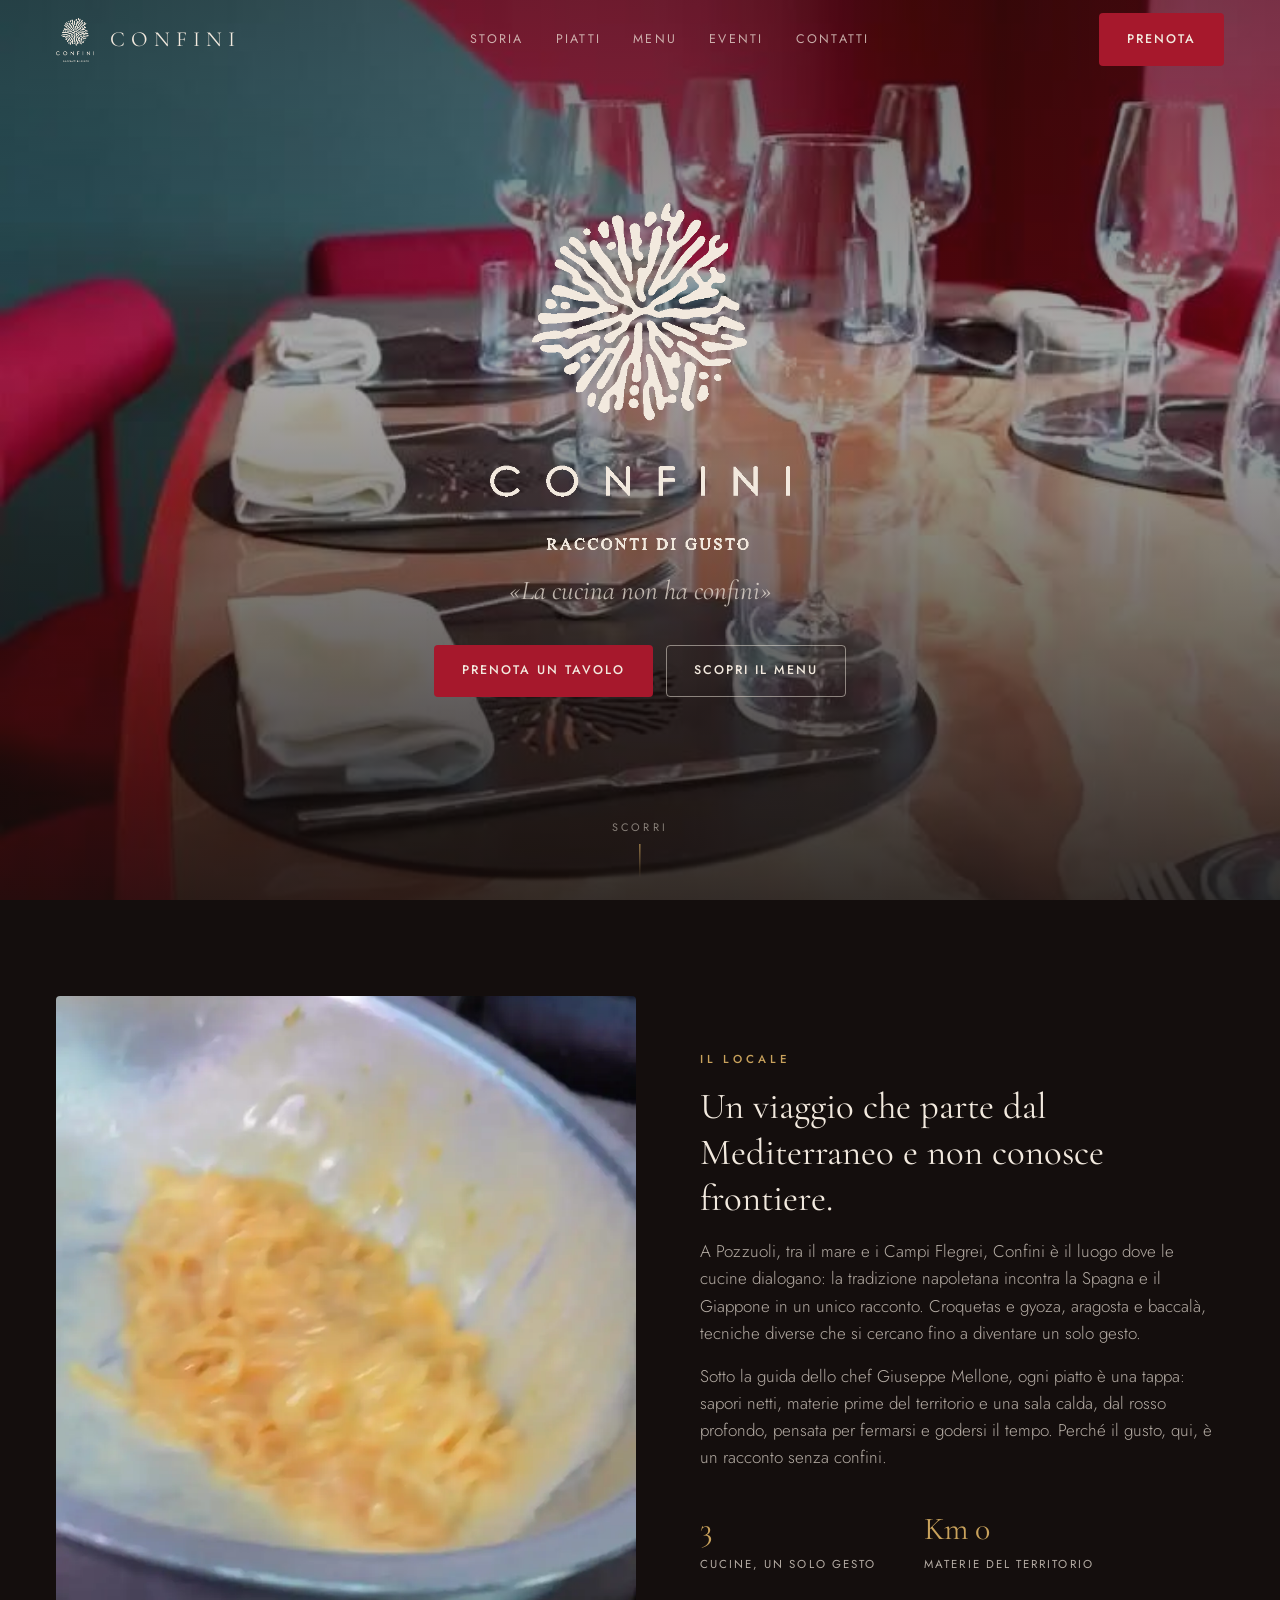
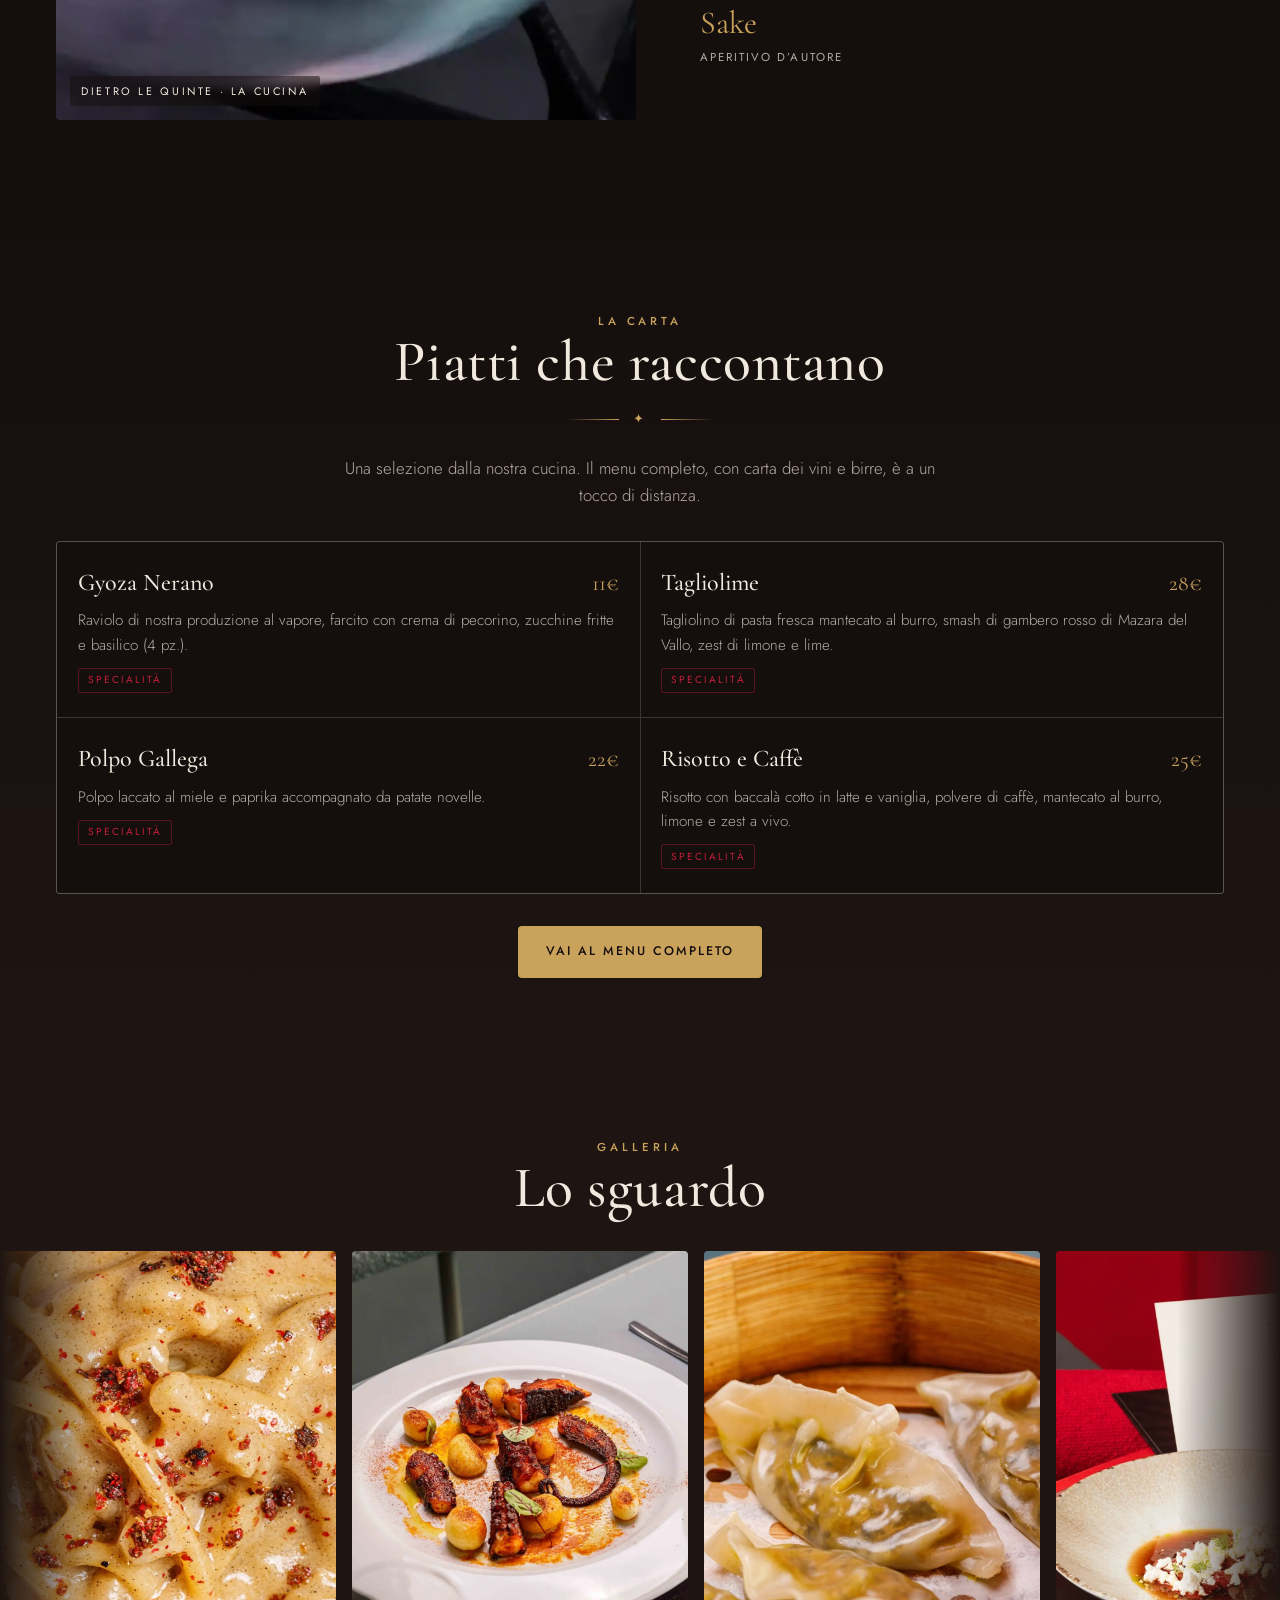
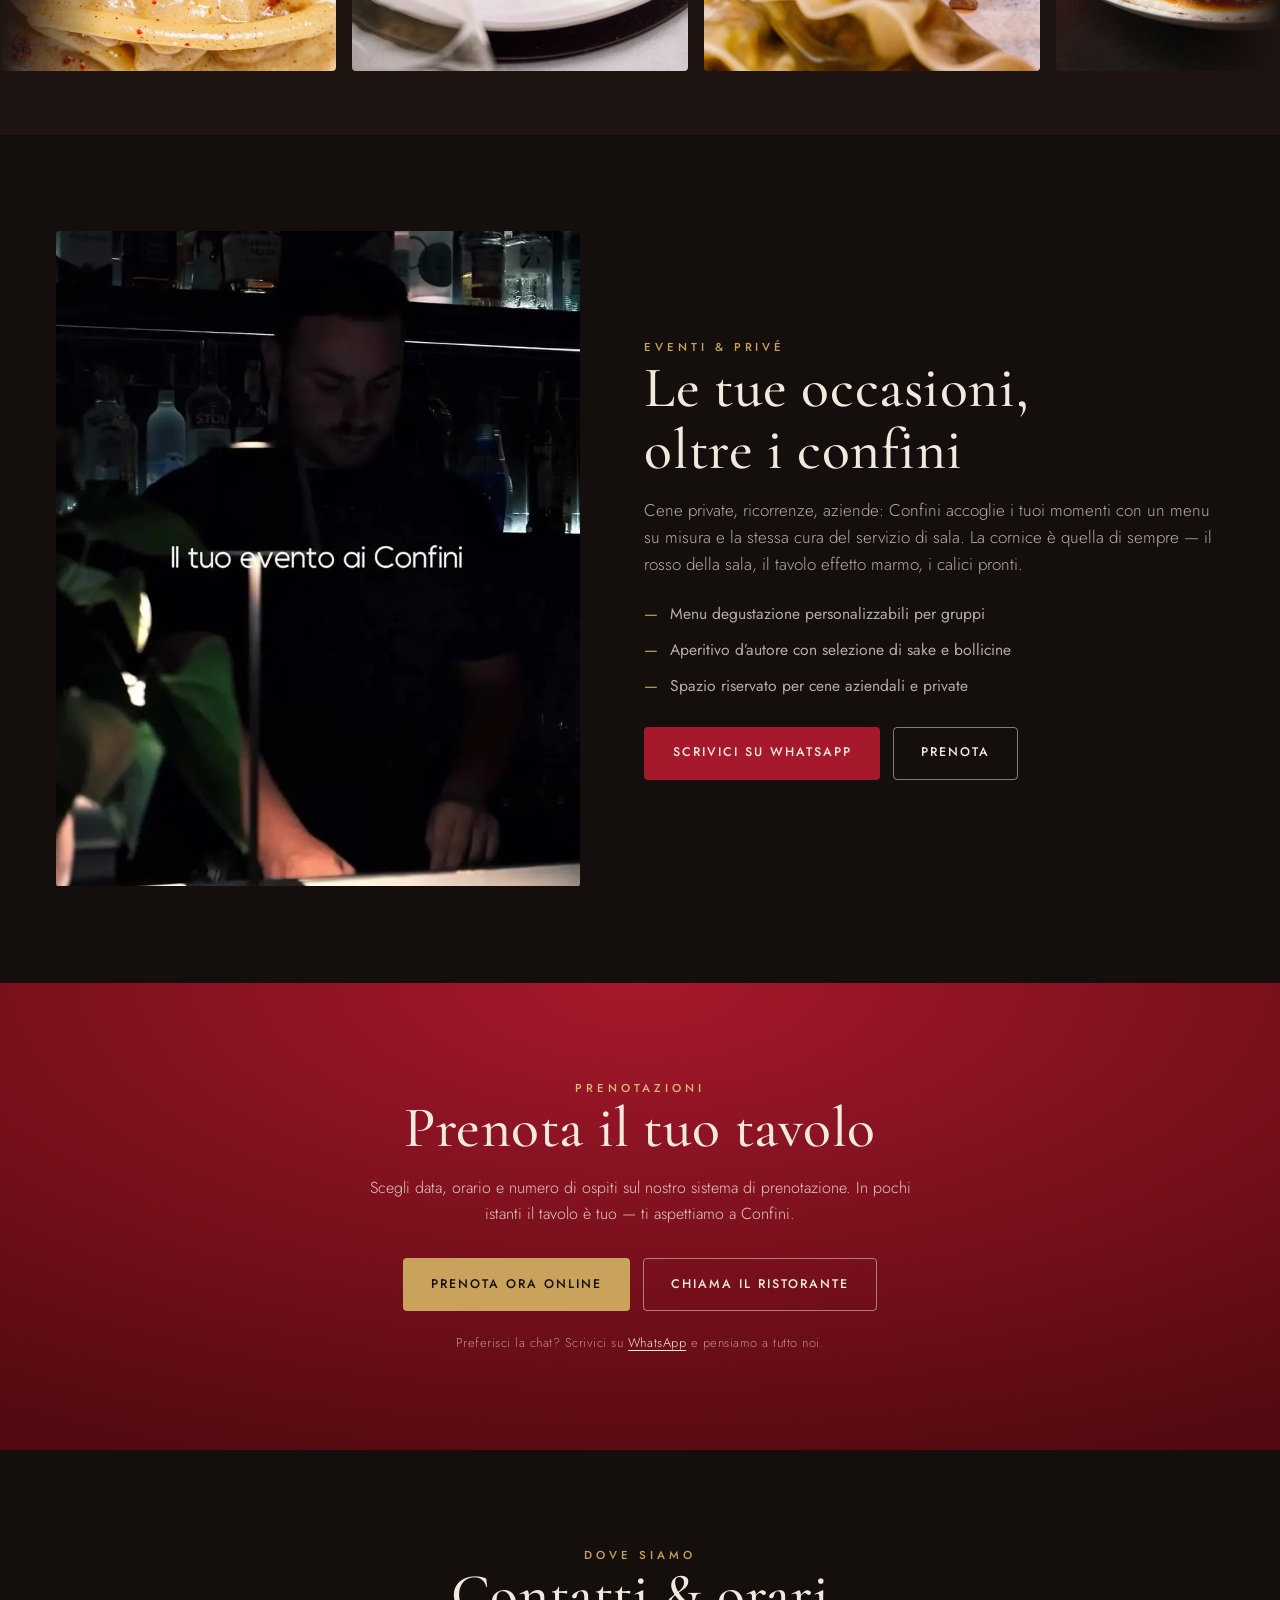
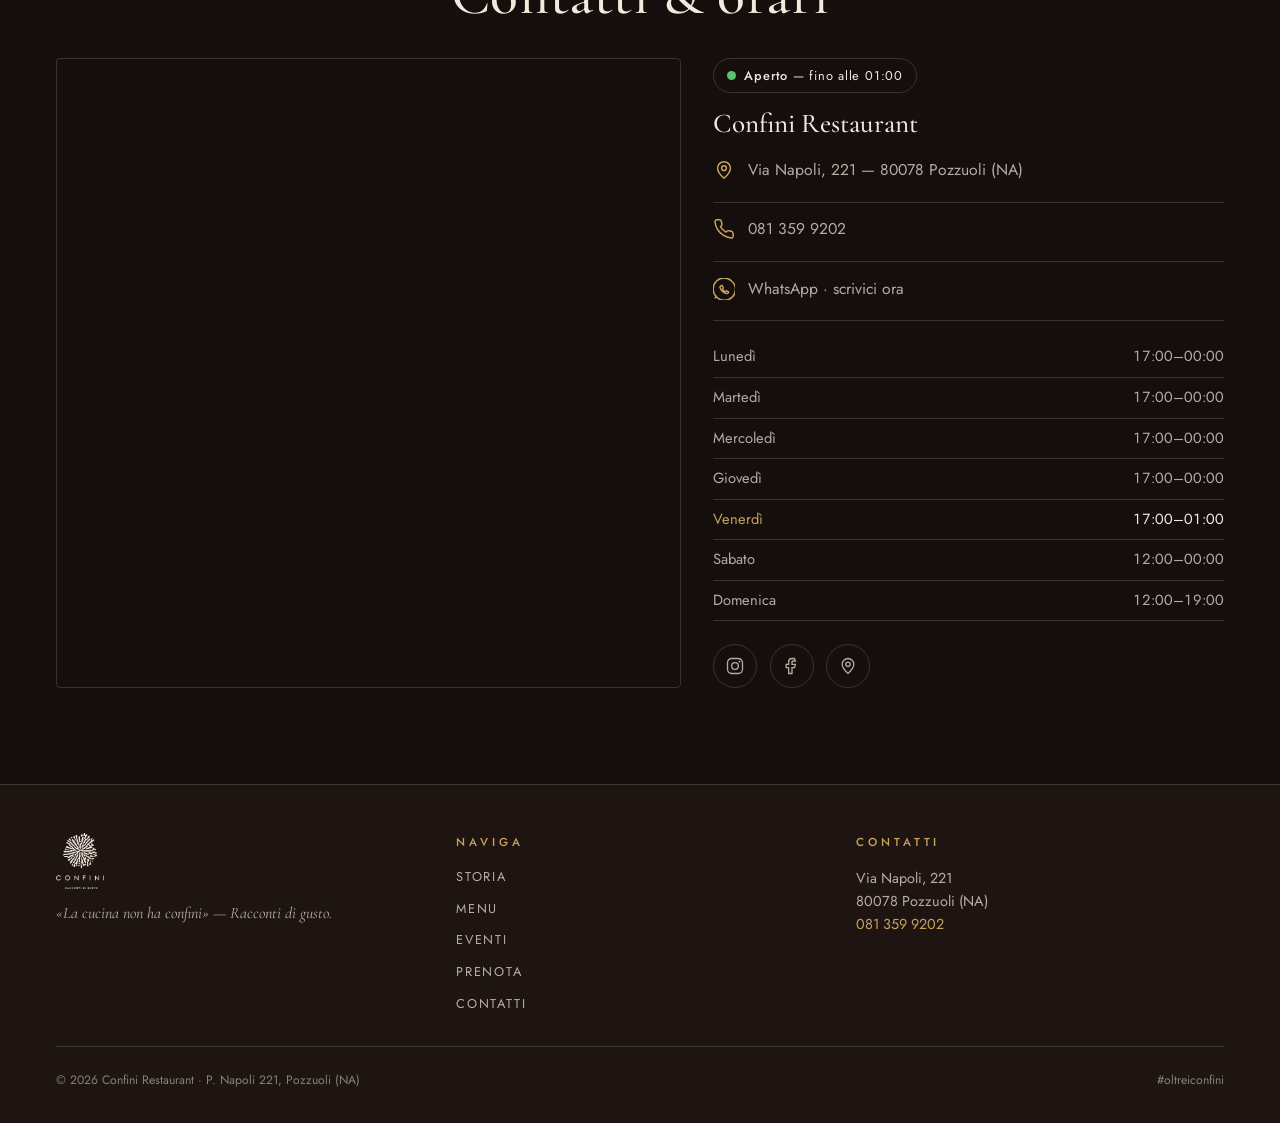
<file: index.html>
<!DOCTYPE html>
<html lang="it">
<head>
<meta charset="UTF-8">
<meta name="viewport" content="width=device-width, initial-scale=1">
<title>Confini Restaurant · Cucina fusion a Pozzuoli | Racconti di gusto</title>
<meta name="description" content="Confini Restaurant a Pozzuoli: cucina fusion contemporanea tra Mediterraneo, Spagna e Giappone. Gyoza, polpo laccato, tagliolino al gambero rosso. Prenota il tuo tavolo in Via Napoli 221.">
<meta name="theme-color" content="#140E0D">
<link rel="canonical" href="https://confinirestaurant.it/">

<!-- Open Graph / social -->
<meta property="og:type" content="restaurant">
<meta property="og:title" content="Confini Restaurant · Racconti di gusto">
<meta property="og:description" content="Cucina fusion contemporanea a Pozzuoli. La cucina non ha confini.">
<meta property="og:image" content="assets/img/og-image.jpg">
<meta property="og:locale" content="it_IT">
<meta name="twitter:card" content="summary_large_image">

<!-- Favicon -->
<link rel="icon" href="favicon.ico" sizes="any">
<link rel="icon" type="image/png" sizes="32x32" href="assets/img/favicon-32.png">
<link rel="apple-touch-icon" href="assets/img/apple-touch-icon.png">

<!-- Font -->
<link rel="preconnect" href="https://fonts.googleapis.com">
<link rel="preconnect" href="https://fonts.gstatic.com" crossorigin>
<link href="https://fonts.googleapis.com/css2?family=Cormorant+Garamond:ital,wght@0,400;0,500;0,600;1,400;1,500&family=Jost:wght@300;400;500&display=swap" rel="stylesheet">

<link rel="stylesheet" href="assets/css/style.css">
</head>
<body>

<!-- ============ HEADER ============ -->
<header class="site-header" id="siteHeader">
  <div class="container">
    <a href="index.html" class="brand" aria-label="Confini Restaurant — home">
      <img class="logo-on-dark" src="assets/img/logo-light.png" alt="Confini">
      <span class="brand-txt">CONFINI</span>
    </a>
    <nav class="nav-desktop" aria-label="Navigazione principale">
      <a href="#storia">Storia</a>
      <a href="#piatti">Piatti</a>
      <a href="menu.html">Menu</a>
      <a href="#eventi">Eventi</a>
      <a href="#contatti">Contatti</a>
    </nav>
    <a href="#prenota" class="btn btn-primary nav-cta">Prenota</a>
    <button class="burger" id="burger" aria-label="Apri menu" aria-expanded="false"><span></span><span></span><span></span></button>
  </div>
</header>

<!-- Overlay nav mobile -->
<nav class="nav-mobile" id="navMobile" aria-label="Menu mobile">
  <a href="#storia">Storia</a>
  <a href="#piatti">Piatti</a>
  <a href="menu.html">Menu</a>
  <a href="#eventi">Eventi</a>
  <a href="#contatti">Contatti</a>
  <a href="#prenota" class="btn btn-primary">Prenota un tavolo</a>
</nav>

<!-- ============ HERO ============ -->
<section class="hero" id="top">
  <video autoplay muted loop playsinline preload="auto" poster="assets/img/hero-poster.jpg">
    <source src="assets/video/hero.mp4" type="video/mp4">
  </video>
  <img class="hero-fallback" src="assets/img/hero-poster.jpg" alt="" aria-hidden="true" style="display:none">
  <div class="hero-inner">
    <h1 class="hero-h1"><img class="hero-logo" src="assets/img/logo-light.png" alt="Confini Restaurant — Racconti di gusto, cucina fusion a Pozzuoli"></h1>
    <p class="hero-claim">«La cucina non ha confini»</p>
    <div class="hero-cta">
      <a href="#prenota" class="btn btn-primary">Prenota un tavolo</a>
      <a href="menu.html" class="btn btn-ghost">Scopri il menu</a>
    </div>
  </div>
  <div class="scroll-hint"><span>Scorri</span><span class="line"></span></div>
</section>

<!-- ============ STORIA ============ -->
<section class="section intro" id="storia">
  <div class="container">
    <div class="intro-grid rev reveal">
      <div class="intro-copy">
        <div class="eyebrow">Il locale</div>
        <p class="big">Un viaggio che parte dal Mediterraneo e non conosce frontiere.</p>
        <p>A Pozzuoli, tra il mare e i Campi Flegrei, Confini è il luogo dove le cucine dialogano: la tradizione napoletana incontra la Spagna e il Giappone in un unico racconto. Croquetas e gyoza, aragosta e baccalà, tecniche diverse che si cercano fino a diventare un solo gesto.</p>
        <p>Sotto la guida dello chef Giuseppe Mellone, ogni piatto è una tappa: sapori netti, materie prime del territorio e una sala calda, dal rosso profondo, pensata per fermarsi e godersi il tempo. Perché il gusto, qui, è un racconto senza confini.</p>
        <div class="stats">
          <div class="stat"><div class="n">3</div><div class="l">Cucine, un solo gesto</div></div>
          <div class="stat"><div class="n">Km 0</div><div class="l">Materie del territorio</div></div>
          <div class="stat"><div class="n">Sake</div><div class="l">Aperitivo d’autore</div></div>
        </div>
      </div>
      <div class="intro-media">
        <video autoplay muted loop playsinline preload="none" poster="assets/img/cucina-poster.webp">
          <source src="assets/video/cucina.mp4" type="video/mp4">
        </video>
        <span class="frame-tag">Dietro le quinte · La cucina</span>
      </div>
    </div>
  </div>
</section>

<!-- ============ PIATTI IN EVIDENZA ============ -->
<section class="section featured" id="piatti">
  <div class="container center">
    <div class="eyebrow">La carta</div>
    <h2 class="section-title">Piatti che raccontano</h2>
    <div class="ornament"><span>✦</span></div>
    <p class="lead" style="max-width:600px;margin-inline:auto;">Una selezione dalla nostra cucina. Il menu completo, con carta dei vini e birre, è a un tocco di distanza.</p>
  </div>
  <div class="container">
    <div class="dish-grid reveal" id="dishGrid"><!-- generato da JS --></div>
    <div class="cta-row">
      <a href="menu.html" class="btn btn-brass">Vai al menu completo</a>
    </div>
  </div>
</section>

<!-- ============ GALLERIA ============ -->
<section class="gallery" id="galleria" aria-label="Galleria fotografica">
  <div class="container center">
    <div class="eyebrow">Galleria</div>
    <h2 class="section-title">Lo sguardo</h2>
  </div>
  <div class="marquee" aria-hidden="true">
    <div class="marquee-track" id="marqueeTrack"><!-- generato da JS --></div>
  </div>
</section>

<!-- ============ EVENTI ============ -->
<section class="section eventi" id="eventi">
  <div class="container">
    <div class="eventi-grid reveal">
      <div class="eventi-media">
        <video autoplay muted loop playsinline preload="none" poster="assets/img/eventi-poster.webp">
          <source src="assets/video/eventi.mp4" type="video/mp4">
        </video>
        <span class="frame-tag">Confini · Eventi</span>
      </div>
      <div class="eventi-copy">
        <div class="eyebrow">Eventi & privé</div>
        <h2 class="section-title">Le tue occasioni,<br>oltre i confini</h2>
        <p>Cene private, ricorrenze, aziende: Confini accoglie i tuoi momenti con un menu su misura e la stessa cura del servizio di sala. La cornice è quella di sempre — il rosso della sala, il tavolo effetto marmo, i calici pronti.</p>
        <ul class="perks">
          <li>Menu degustazione personalizzabili per gruppi</li>
          <li>Aperitivo d’autore con selezione di sake e bollicine</li>
          <li>Spazio riservato per cene aziendali e private</li>
        </ul>
        <div style="margin-top:1.8rem;display:flex;gap:.8rem;flex-wrap:wrap;">
          <a href="#" class="btn btn-primary" id="waEventi">Scrivici su WhatsApp</a>
          <a href="#prenota" class="btn btn-ghost">Prenota</a>
        </div>
      </div>
    </div>
  </div>
</section>

<!-- ============ PRENOTA ============ -->
<section class="section booking" id="prenota">
  <div class="container">
    <div class="reveal">
      <div class="eyebrow" style="color:var(--brass-soft)">Prenotazioni</div>
      <h2 class="section-title">Prenota il tuo tavolo</h2>
      <p>Scegli data, orario e numero di ospiti sul nostro sistema di prenotazione. In pochi istanti il tavolo è tuo — ti aspettiamo a Confini.</p>
      <div class="cta-row">
        <a href="#" class="btn btn-brass" id="btnPrenota" target="_blank" rel="noopener">Prenota ora online</a>
        <a href="#" class="btn btn-ghost" id="btnChiama">Chiama il ristorante</a>
      </div>
      <p class="booking-note">Preferisci la chat? Scrivici su <a href="#" id="waBooking">WhatsApp</a> e pensiamo a tutto noi.</p>
    </div>
  </div>
</section>

<!-- ============ CONTATTI ============ -->
<section class="section contact" id="contatti">
  <div class="container">
    <div class="center" style="margin-bottom:var(--s-4)">
      <div class="eyebrow">Dove siamo</div>
      <h2 class="section-title">Contatti & orari</h2>
    </div>
    <div class="contact-grid">
      <div class="map-wrap reveal">
        <iframe title="Mappa Confini Restaurant" loading="lazy" referrerpolicy="no-referrer-when-downgrade" src="https://www.google.com/maps?q=Confini%20Restaurant%20Via%20Napoli%20221%20Pozzuoli%20NA&output=embed"></iframe>
      </div>
      <div class="info-block reveal">
        <div class="status" id="statusPill"><span class="dot"></span><span class="txt">—</span></div>
        <h3>Confini Restaurant</h3>
        <div class="info-row">
          <span class="ic" aria-hidden="true">
            <svg width="22" height="22" viewBox="0 0 24 24" fill="none" stroke="currentColor" stroke-width="1.6"><path d="M12 21s-7-6.3-7-11a7 7 0 1114 0c0 4.7-7 11-7 11z"/><circle cx="12" cy="10" r="2.6"/></svg>
          </span>
          <a id="addrLink" href="#" target="_blank" rel="noopener">Via Napoli, 221 — 80078 Pozzuoli (NA)</a>
        </div>
        <div class="info-row">
          <span class="ic" aria-hidden="true">
            <svg width="22" height="22" viewBox="0 0 24 24" fill="none" stroke="currentColor" stroke-width="1.6"><path d="M22 16.9v3a2 2 0 01-2.2 2 19.8 19.8 0 01-8.6-3.1 19.5 19.5 0 01-6-6A19.8 19.8 0 012.1 4.2 2 2 0 014.1 2h3a2 2 0 012 1.7c.1.9.3 1.8.6 2.6a2 2 0 01-.5 2.1L8.1 9.5a16 16 0 006 6l1.1-1.1a2 2 0 012.1-.5c.8.3 1.7.5 2.6.6a2 2 0 011.7 2z"/></svg>
          </span>
          <a id="telLink" href="#">081 359 9202</a>
        </div>
        <div class="info-row">
          <span class="ic" aria-hidden="true">
            <svg width="22" height="22" viewBox="0 0 24 24" fill="none" stroke="currentColor" stroke-width="1.6"><path d="M20.5 3.5A11.9 11.9 0 003.6 20.3L2 22l1.8-1.6A11.9 11.9 0 1020.5 3.5z"/><path d="M8.5 8.8c.2-.6.4-.6.7-.6h.6c.2 0 .4 0 .6.5l.8 1.9c.1.2 0 .4-.1.6l-.5.6c-.1.1-.2.3-.1.5.3.7 1.4 2 2.6 2.5.2.1.4 0 .5-.1l.6-.6c.2-.2.4-.2.6-.1l1.8.9c.4.2.4.4.4.6 0 .2-.4 1-.9 1.2-.8.4-1.9.2-4-.9-2-1.1-3.4-3-3.7-3.6-.3-.6-.9-1.9-.8-2.8z"/></svg>
          </span>
          <a id="waLink" href="#" target="_blank" rel="noopener">WhatsApp · scrivici ora</a>
        </div>

        <div class="hours-list" id="hoursList" aria-label="Orari di apertura"></div>

        <div class="socials">
          <a id="igLink" href="#" target="_blank" rel="noopener" aria-label="Instagram">
            <svg width="20" height="20" viewBox="0 0 24 24" fill="none" stroke="currentColor" stroke-width="1.6"><rect x="3" y="3" width="18" height="18" rx="5"/><circle cx="12" cy="12" r="4"/><circle cx="17.4" cy="6.6" r="1.1" fill="currentColor" stroke="none"/></svg>
          </a>
          <a id="fbLink" href="#" target="_blank" rel="noopener" aria-label="Facebook">
            <svg width="20" height="20" viewBox="0 0 24 24" fill="none" stroke="currentColor" stroke-width="1.6"><path d="M15 3h-3a4 4 0 00-4 4v3H5v4h3v7h4v-7h3l1-4h-4V7a1 1 0 011-1h3z"/></svg>
          </a>
          <a id="mapsLink2" href="#" target="_blank" rel="noopener" aria-label="Google Maps">
            <svg width="20" height="20" viewBox="0 0 24 24" fill="none" stroke="currentColor" stroke-width="1.6"><path d="M12 21s-7-6.3-7-11a7 7 0 1114 0c0 4.7-7 11-7 11z"/><circle cx="12" cy="10" r="2.6"/></svg>
          </a>
        </div>
      </div>
    </div>
  </div>
</section>

<!-- ============ FOOTER ============ -->
<footer class="site-footer">
  <div class="container">
    <div class="footer-grid">
      <div>
        <a href="index.html" class="brand"><img src="assets/img/logo-light.png" alt="Confini Restaurant"></a>
        <p class="f-tag">«La cucina non ha confini» — Racconti di gusto.</p>
      </div>
      <div>
        <div class="eyebrow" style="margin-bottom:1rem">Naviga</div>
        <nav class="f-nav" style="flex-direction:column;gap:.7rem">
          <a href="#storia">Storia</a>
          <a href="menu.html">Menu</a>
          <a href="#eventi">Eventi</a>
          <a href="#prenota">Prenota</a>
          <a href="#contatti">Contatti</a>
        </nav>
      </div>
      <div>
        <div class="eyebrow" style="margin-bottom:1rem">Contatti</div>
        <p class="f-tag" style="font-style:normal;font-family:var(--sans);font-size:.9rem">
          Via Napoli, 221<br>80078 Pozzuoli (NA)<br>
          <a id="telFoot" href="#" style="color:var(--brass)">081 359 9202</a>
        </p>
      </div>
    </div>
    <div class="f-bottom">
      <span>© <span id="year"></span> Confini Restaurant · P. Napoli 221, Pozzuoli (NA)</span>
      <span id="oltre">#oltreiconfini</span>
    </div>
  </div>
</footer>

<!-- ============ STICKY BAR (mobile) ============ -->
<nav class="sticky-bar" aria-label="Azioni rapide">
  <a id="sbCall" href="#">
    <svg viewBox="0 0 24 24" fill="none" stroke="currentColor" stroke-width="1.6"><path d="M22 16.9v3a2 2 0 01-2.2 2 19.8 19.8 0 01-8.6-3.1 19.5 19.5 0 01-6-6A19.8 19.8 0 012.1 4.2 2 2 0 014.1 2h3a2 2 0 012 1.7c.1.9.3 1.8.6 2.6a2 2 0 01-.5 2.1L8.1 9.5a16 16 0 006 6l1.1-1.1a2 2 0 012.1-.5c.8.3 1.7.5 2.6.6a2 2 0 011.7 2z"/></svg>
    Chiama
  </a>
  <a id="sbMenu" href="menu.html">
    <svg viewBox="0 0 24 24" fill="none" stroke="currentColor" stroke-width="1.6"><path d="M4 6h16M4 12h16M4 18h16"/></svg>
    Menu
  </a>
  <a id="sbBook" class="accent" href="#" target="_blank" rel="noopener">
    <svg viewBox="0 0 24 24" fill="none" stroke="currentColor" stroke-width="1.6"><rect x="3" y="4" width="18" height="17" rx="2"/><path d="M16 2v4M8 2v4M3 10h18"/></svg>
    Prenota
  </a>
</nav>

<!-- JSON-LD Restaurant schema -->
<script type="application/ld+json" id="ldjson"></script>

<script src="assets/js/data.js"></script>
<script src="assets/js/main.js"></script>
</body>
</html>
</file>
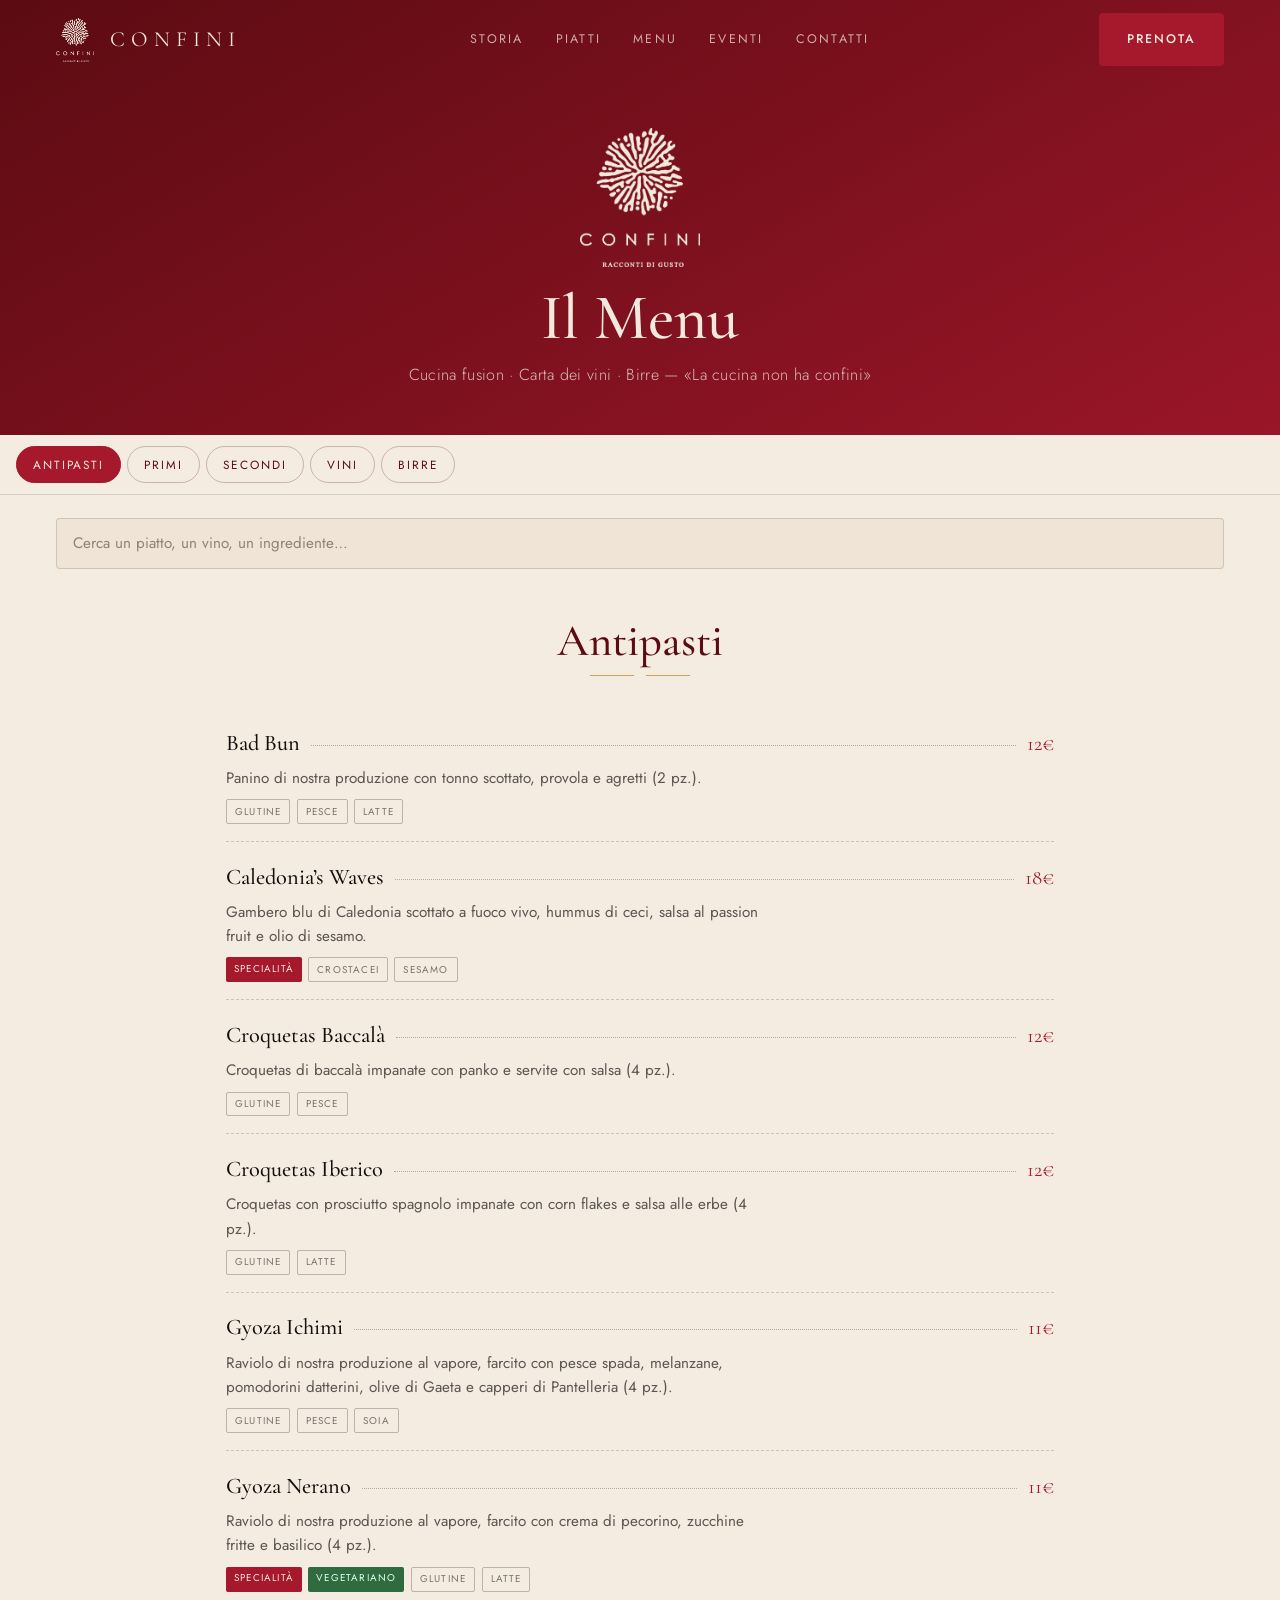
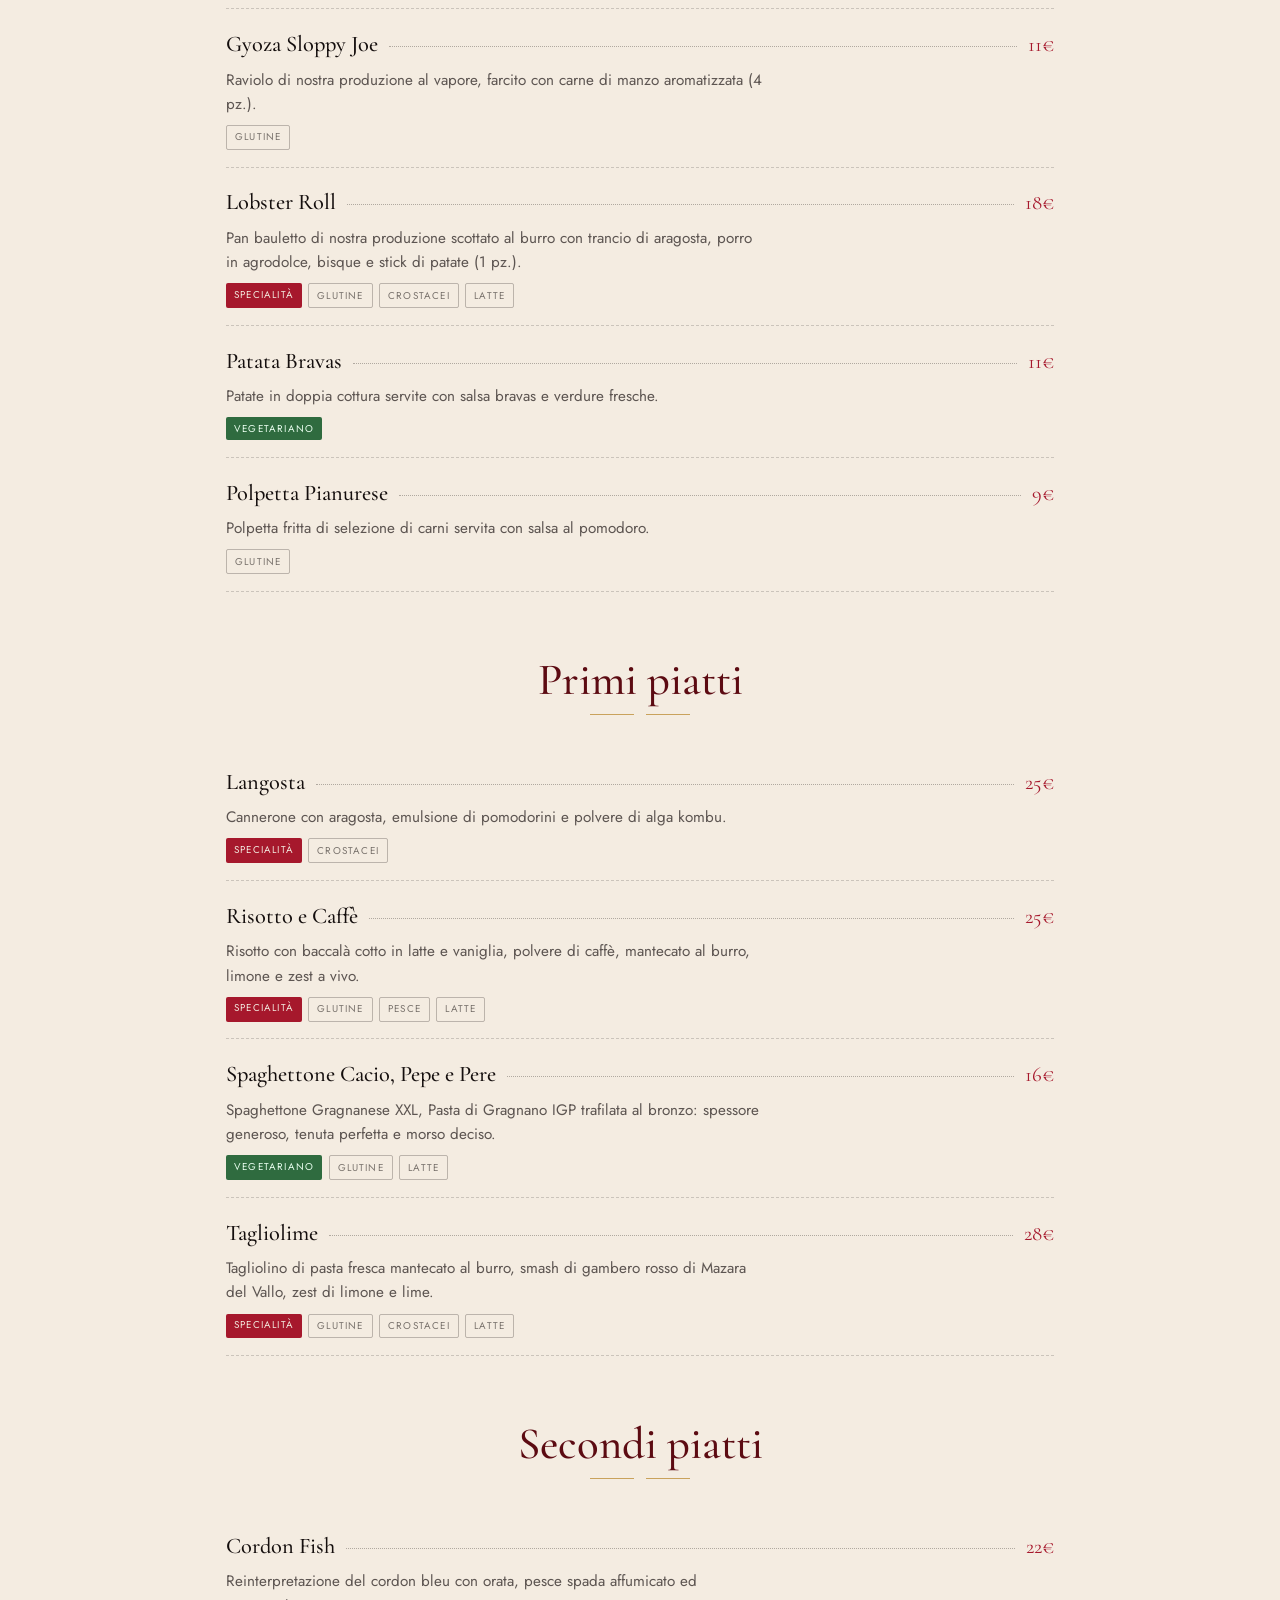
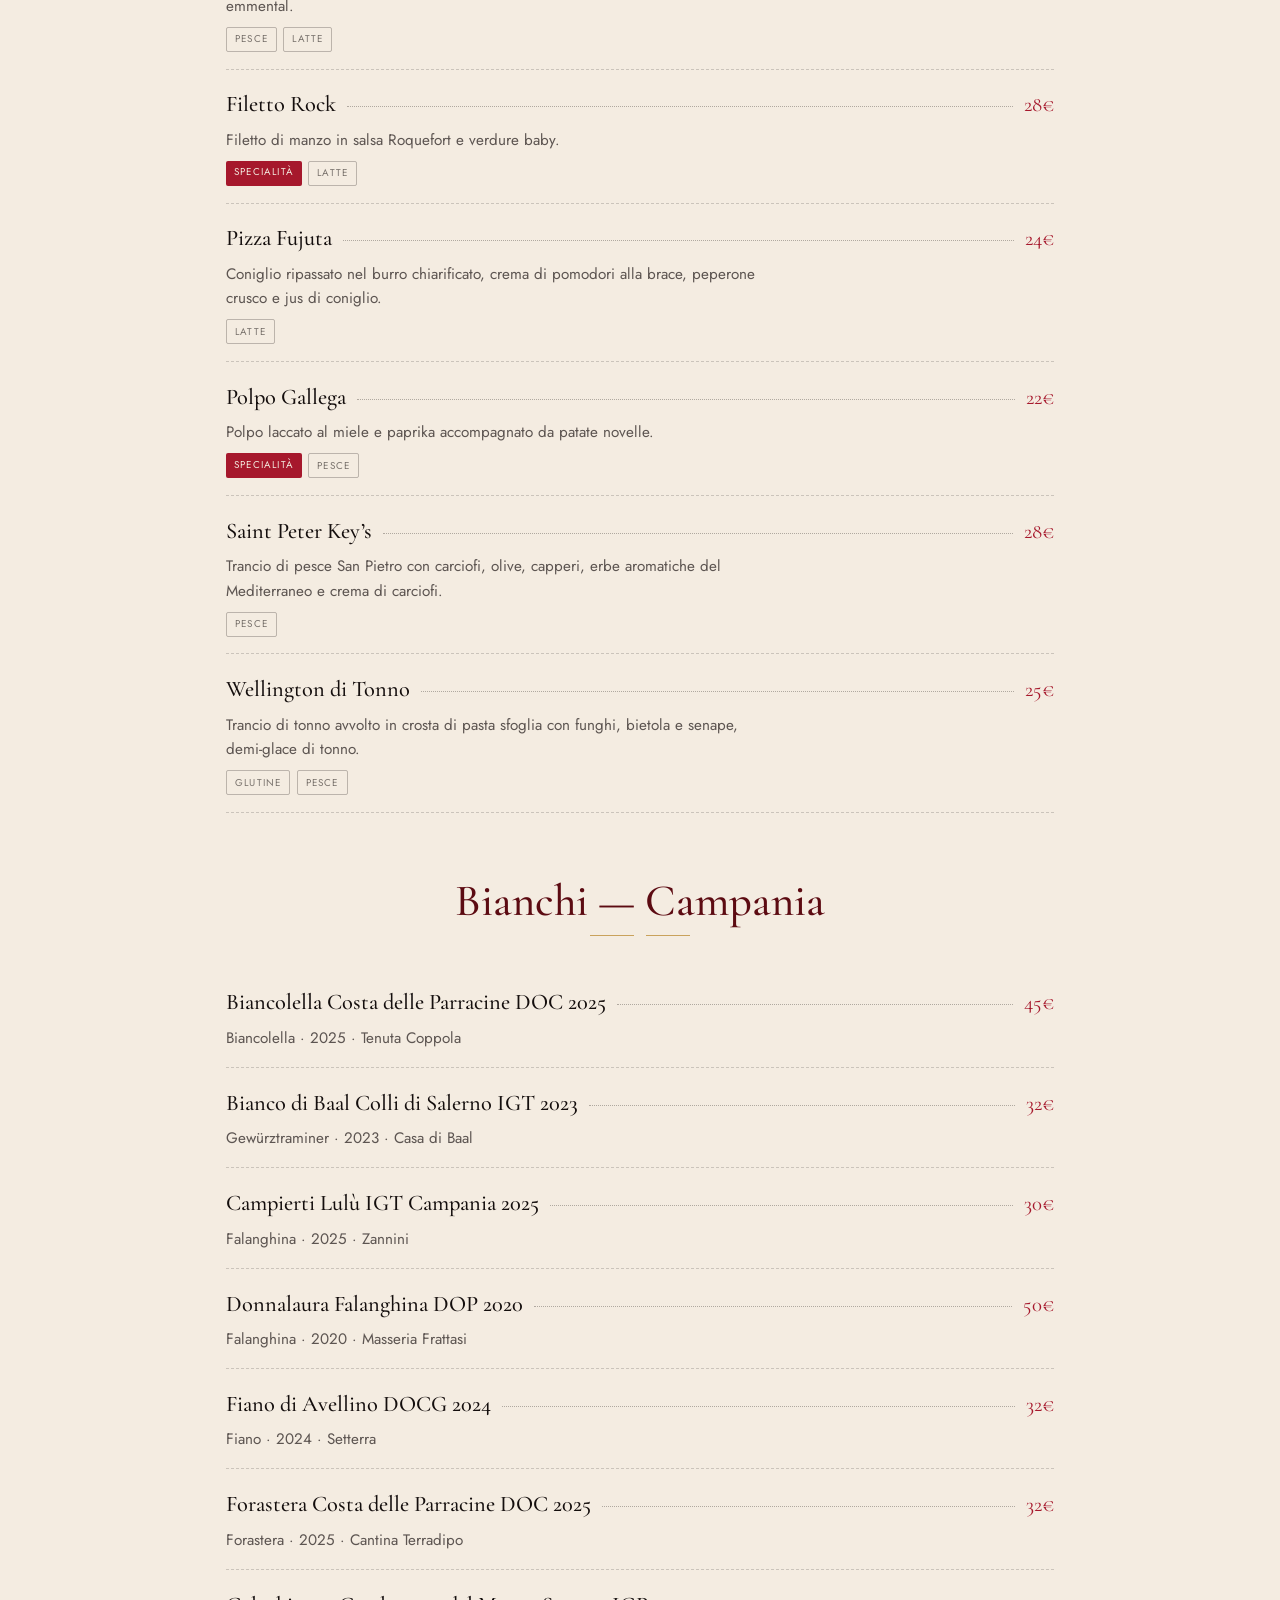
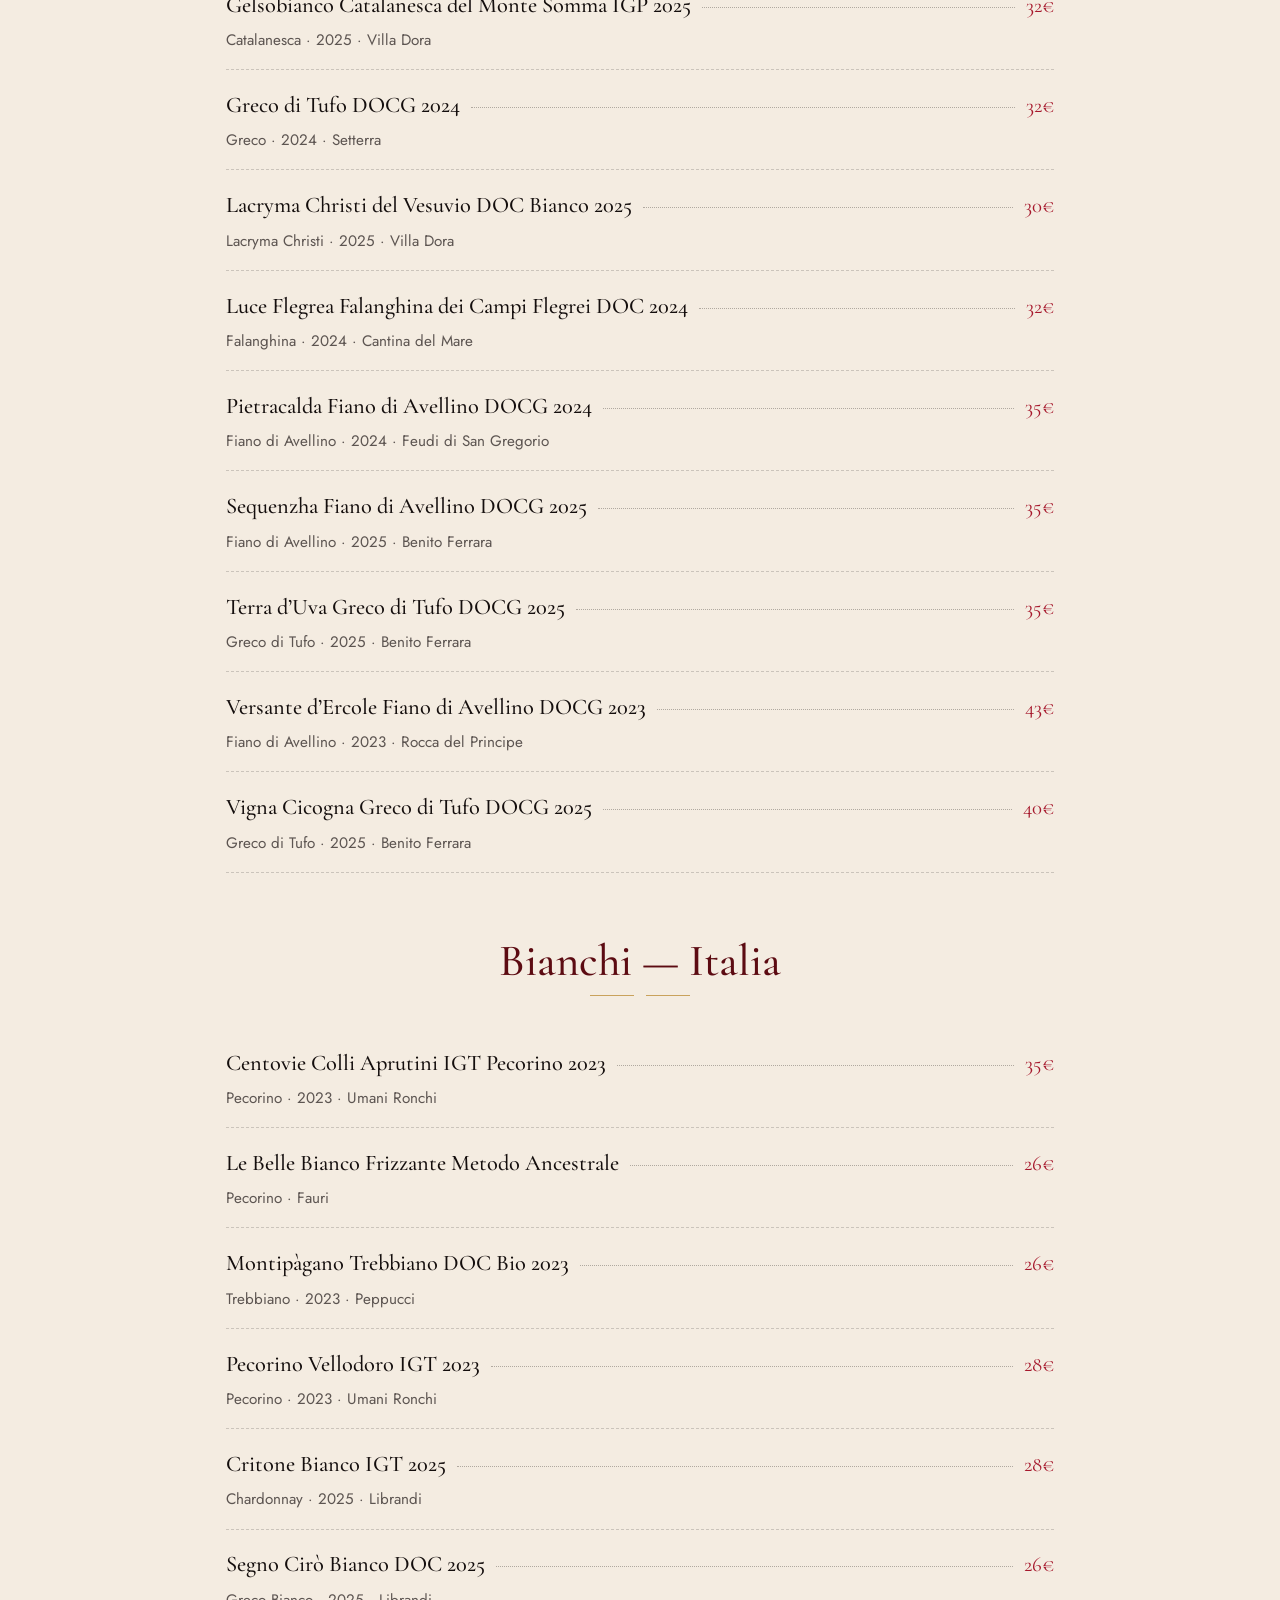
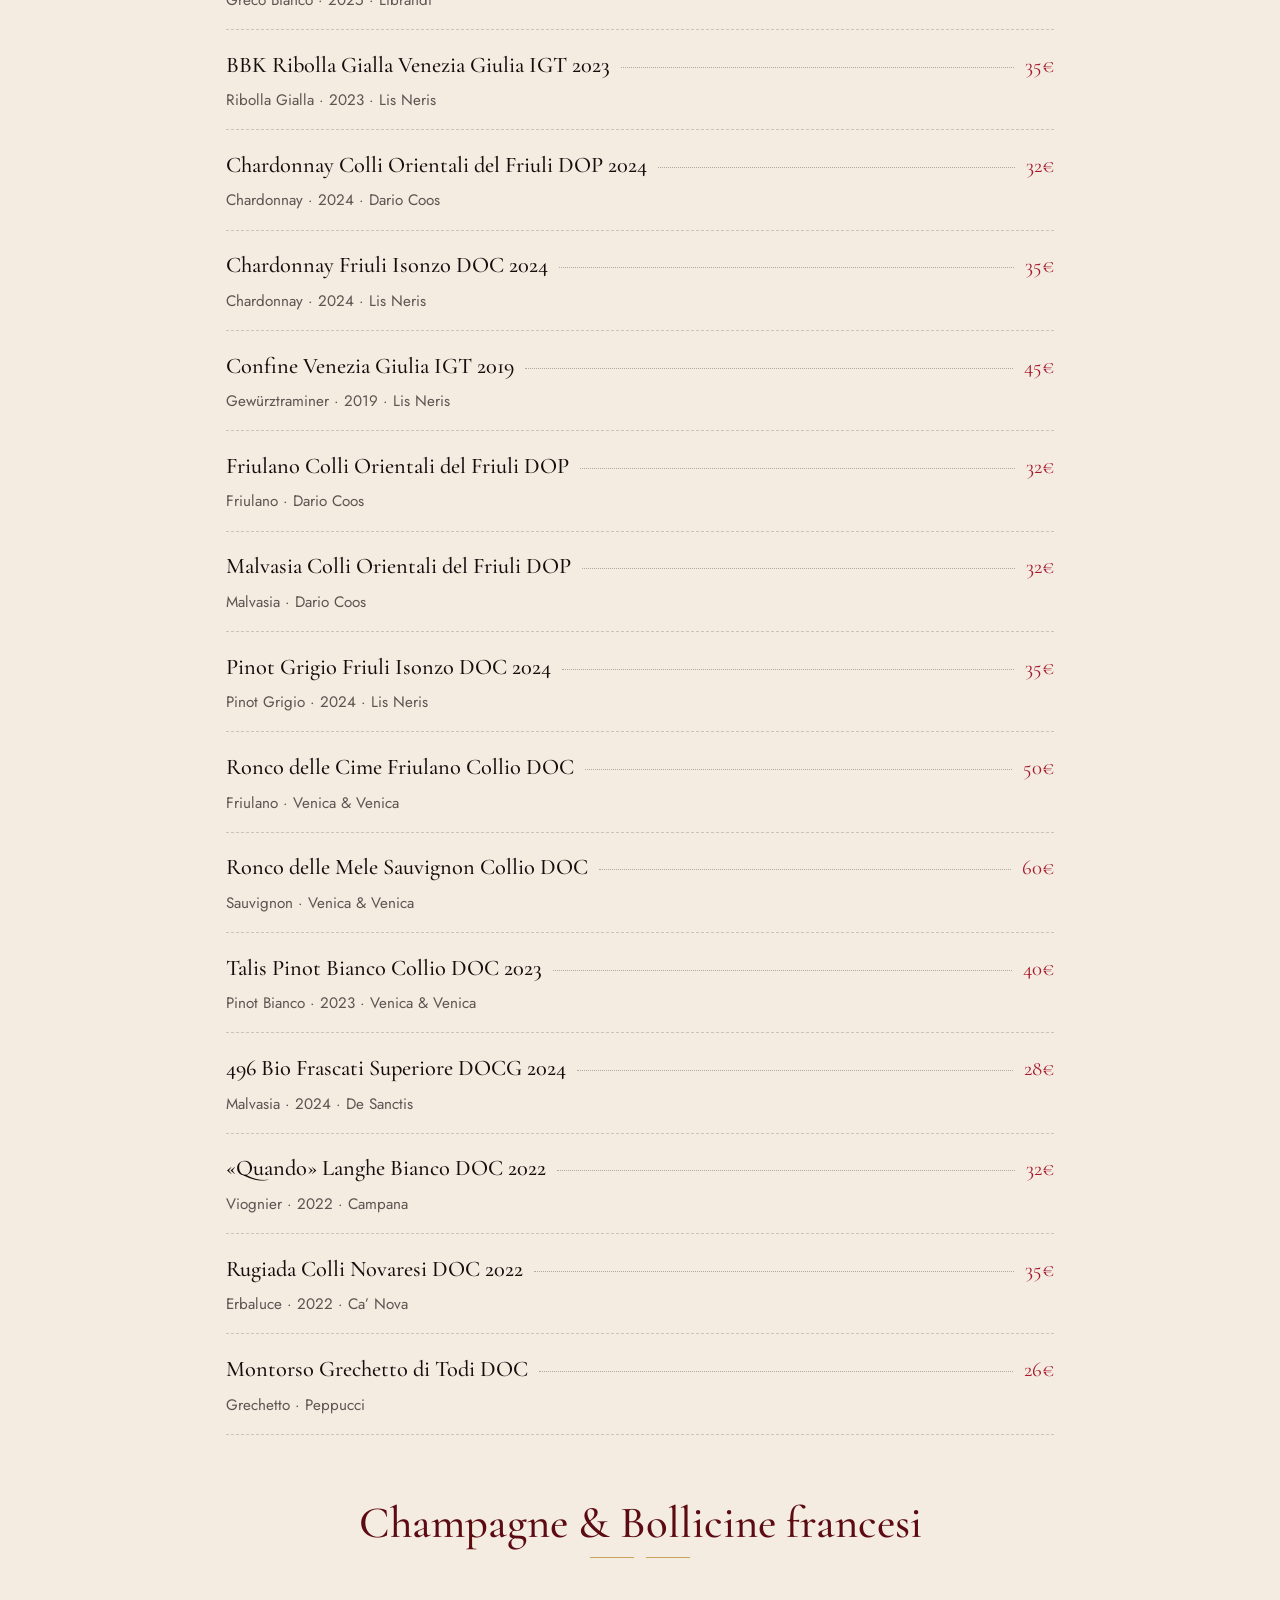
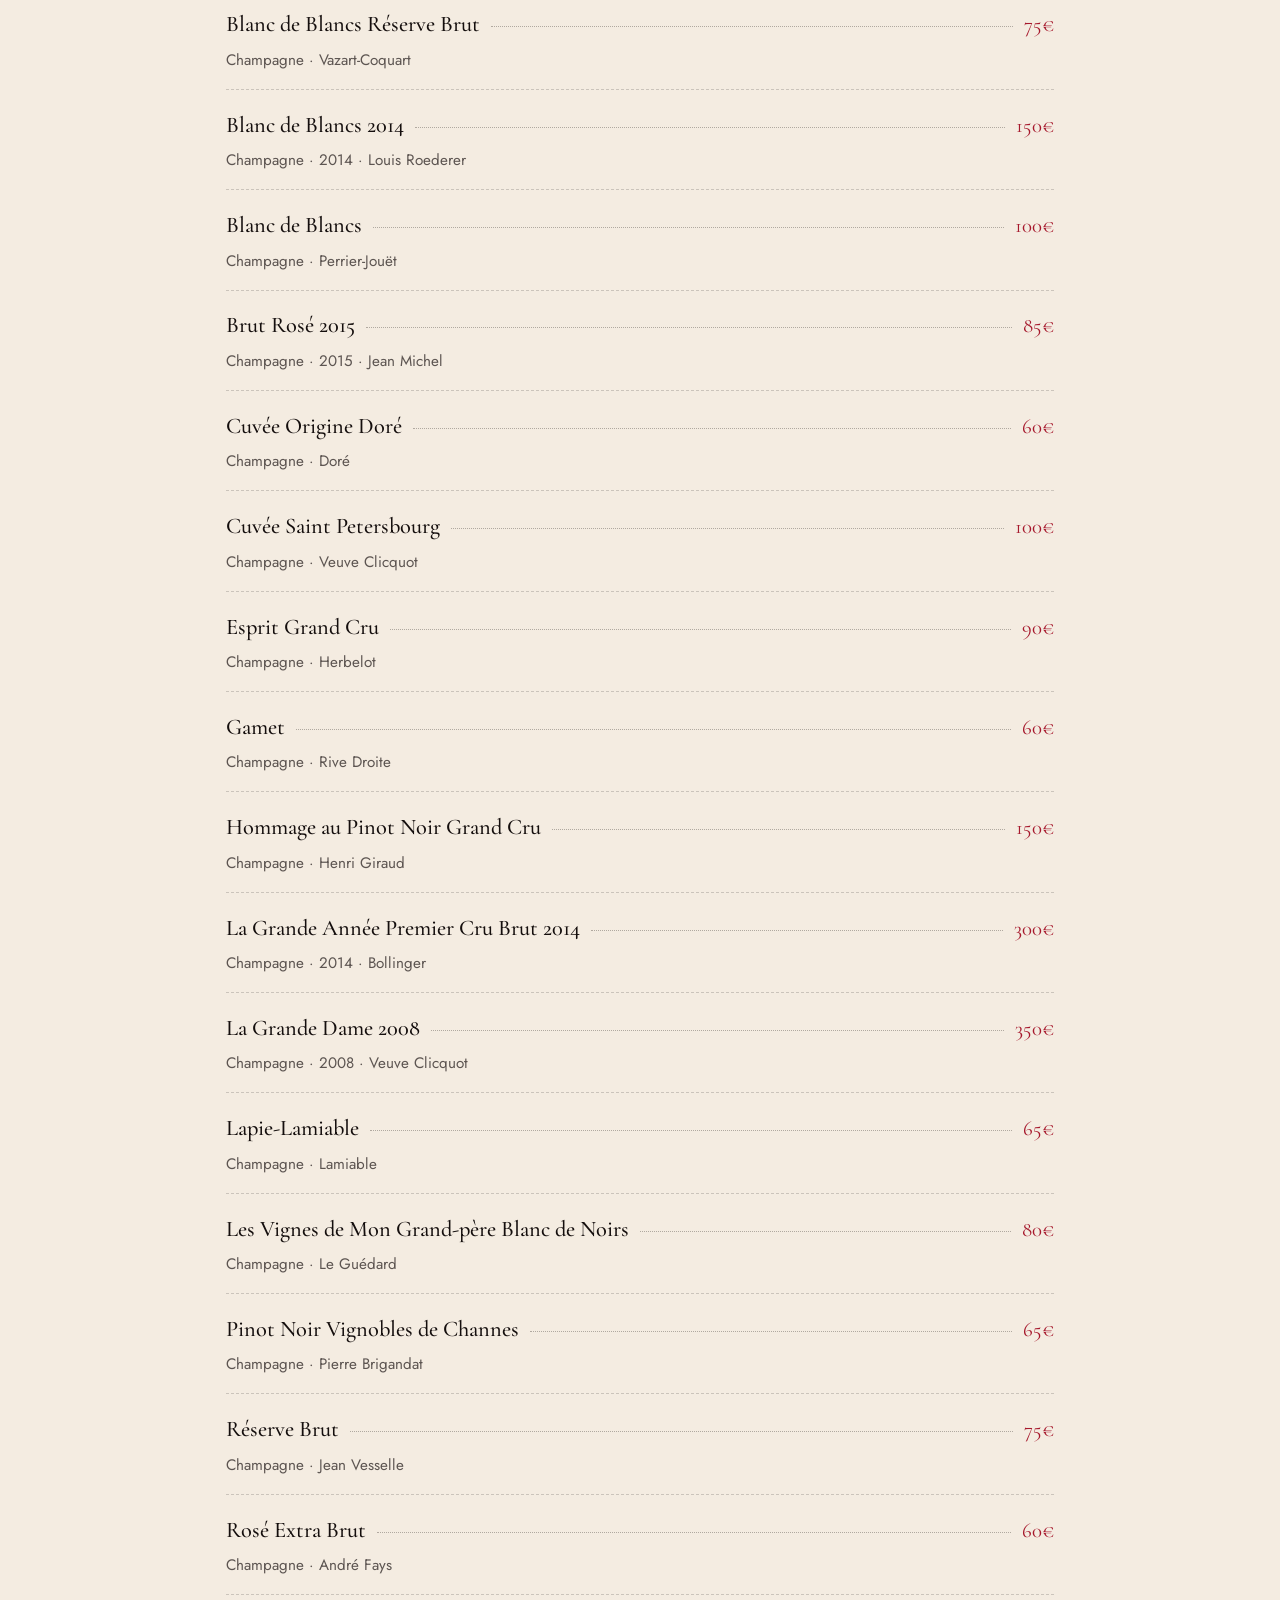
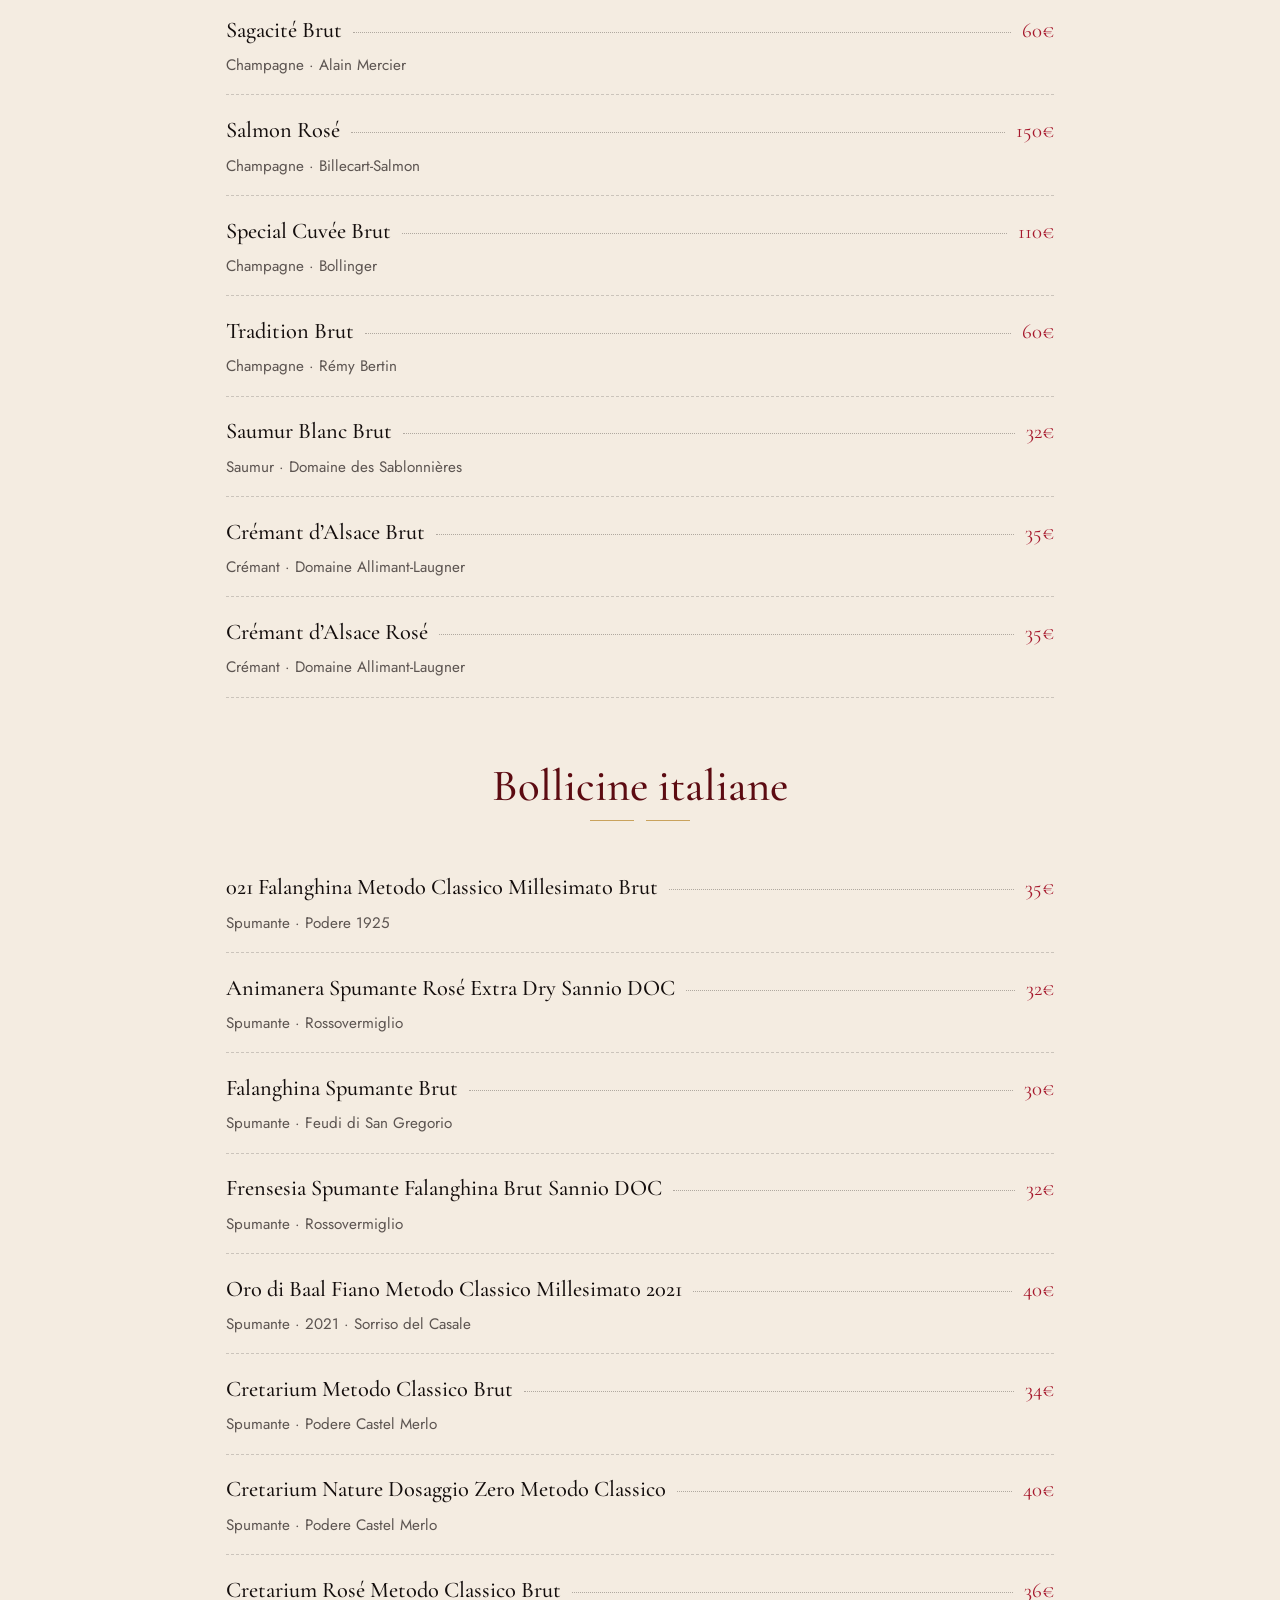
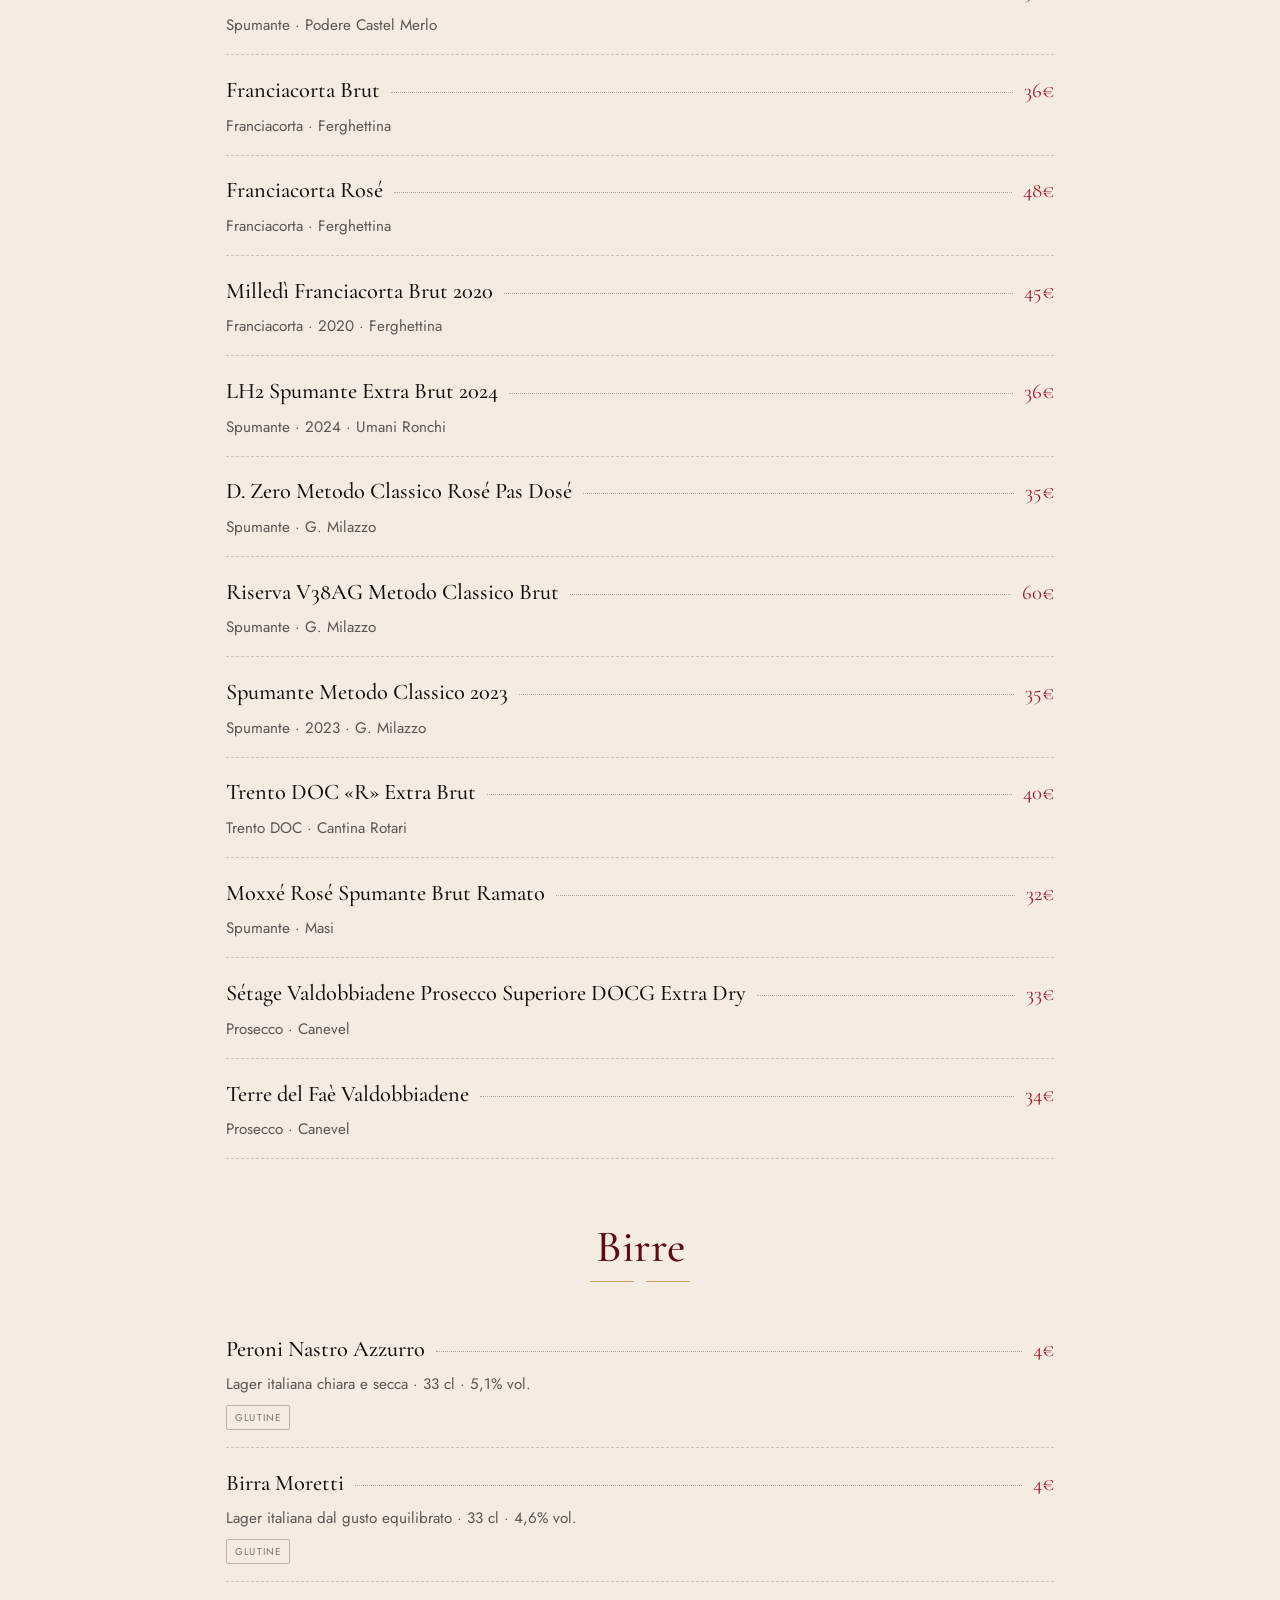
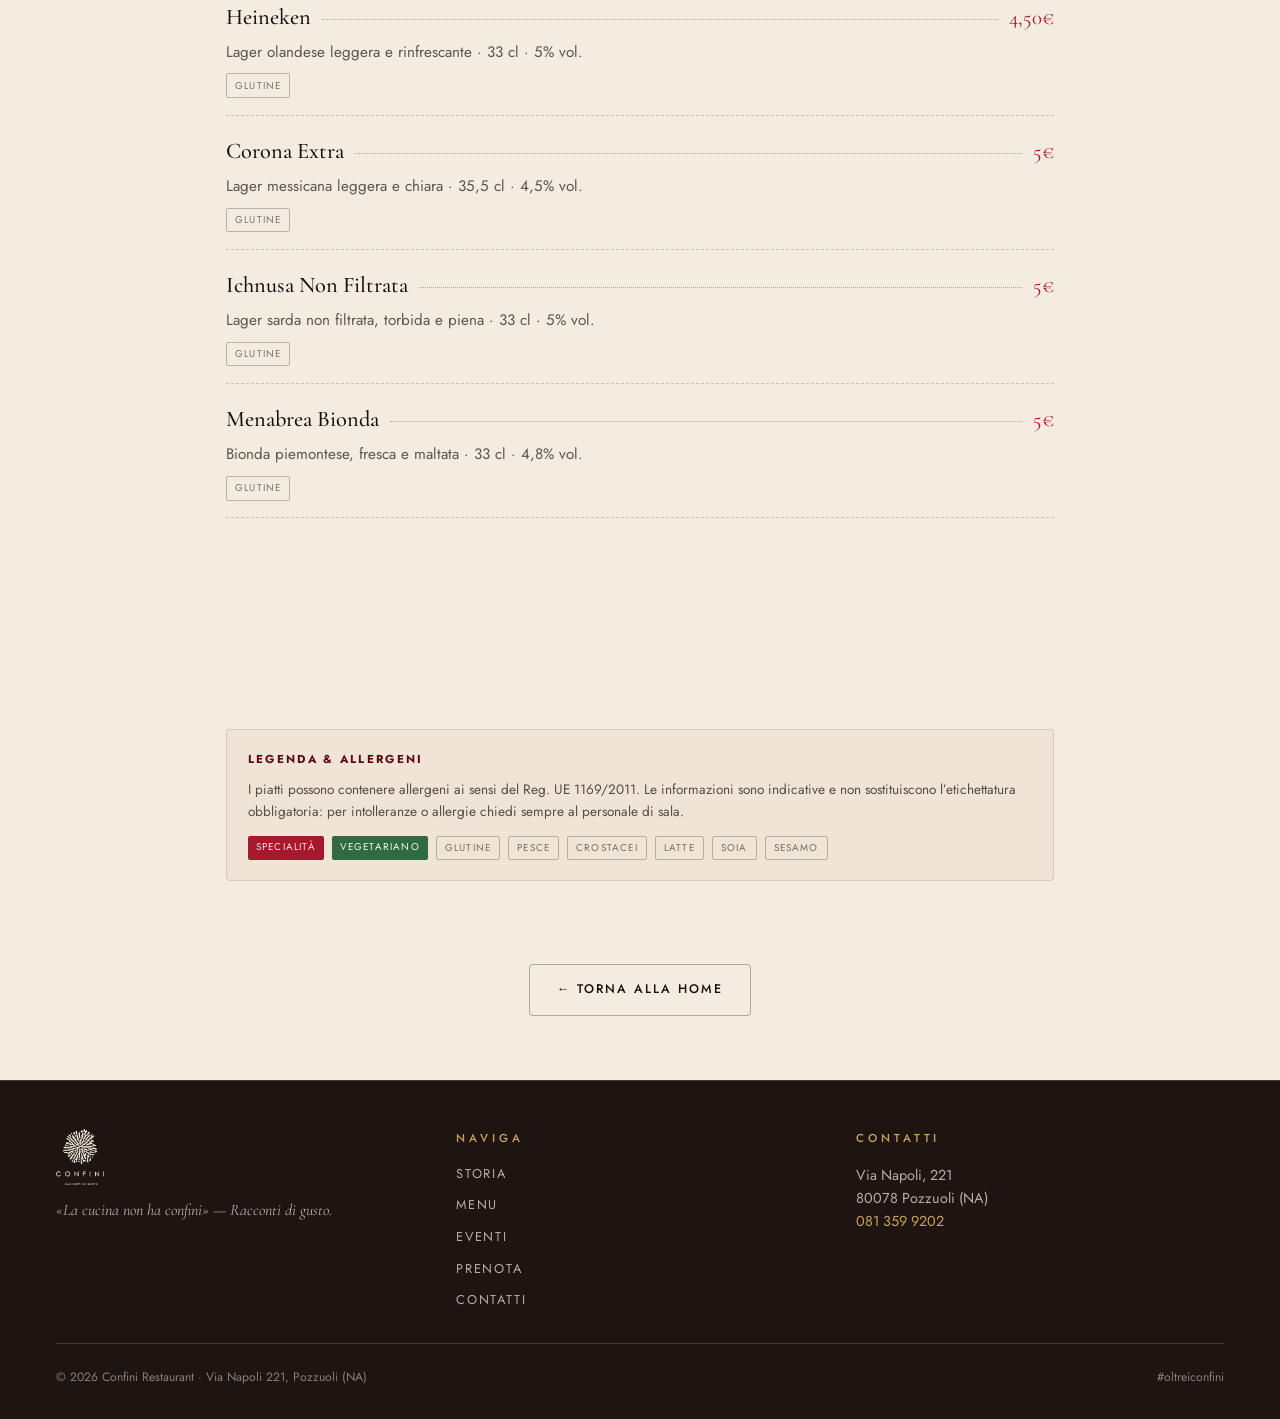
<file: menu.html>
<!DOCTYPE html>
<html lang="it">
<head>
<meta charset="UTF-8">
<meta name="viewport" content="width=device-width, initial-scale=1">
<title>Menu · Confini Restaurant Pozzuoli | Cibo, Carta dei Vini, Birre</title>
<meta name="description" content="Il menu di Confini Restaurant a Pozzuoli: antipasti, primi e secondi di cucina fusion, oltre 70 etichette di vini e bollicine, birre selezionate. Prezzi e allergeni.">
<meta name="theme-color" content="#A6182C">
<link rel="canonical" href="https://confinirestaurant.it/menu.html">

<meta property="og:type" content="restaurant.menu">
<meta property="og:title" content="Menu · Confini Restaurant">
<meta property="og:description" content="Cucina fusion, carta dei vini e birre. La cucina non ha confini.">
<meta property="og:image" content="assets/img/og-image.jpg">
<meta property="og:locale" content="it_IT">

<link rel="icon" href="favicon.ico" sizes="any">
<link rel="icon" type="image/png" sizes="32x32" href="assets/img/favicon-32.png">
<link rel="apple-touch-icon" href="assets/img/apple-touch-icon.png">

<link rel="preconnect" href="https://fonts.googleapis.com">
<link rel="preconnect" href="https://fonts.gstatic.com" crossorigin>
<link href="https://fonts.googleapis.com/css2?family=Cormorant+Garamond:ital,wght@0,400;0,500;0,600;1,400;1,500&family=Jost:wght@300;400;500&display=swap" rel="stylesheet">

<link rel="stylesheet" href="assets/css/style.css">
</head>
<body class="menu-page">

<!-- ============ HEADER ============ -->
<header class="site-header" id="siteHeader">
  <div class="container">
    <a href="index.html" class="brand" aria-label="Confini Restaurant — home">
      <img class="logo-on-dark" src="assets/img/logo-light.png" alt="Confini">
      <img class="logo-on-light" src="assets/img/logo-dark.png" alt="Confini">
      <span class="brand-txt">CONFINI</span>
    </a>
    <nav class="nav-desktop" aria-label="Navigazione principale">
      <a href="index.html#storia">Storia</a>
      <a href="index.html#piatti">Piatti</a>
      <a href="menu.html">Menu</a>
      <a href="index.html#eventi">Eventi</a>
      <a href="index.html#contatti">Contatti</a>
    </nav>
    <a href="#" class="btn btn-primary nav-cta" id="hdrPrenota" target="_blank" rel="noopener">Prenota</a>
    <button class="burger" id="burger" aria-label="Apri menu" aria-expanded="false"><span></span><span></span><span></span></button>
  </div>
</header>

<nav class="nav-mobile" id="navMobile" aria-label="Menu mobile">
  <a href="index.html#storia">Storia</a>
  <a href="index.html#piatti">Piatti</a>
  <a href="menu.html">Menu</a>
  <a href="index.html#eventi">Eventi</a>
  <a href="index.html#contatti">Contatti</a>
  <a href="#" class="btn btn-primary" id="navMobilePrenota" target="_blank" rel="noopener">Prenota un tavolo</a>
</nav>

<!-- ============ MENU HERO ============ -->
<section class="menu-hero">
  <img class="hero-logo" src="assets/img/logo-light.png" alt="Confini Restaurant">
  <h1>Il Menu</h1>
  <p>Cucina fusion · Carta dei vini · Birre — «La cucina non ha confini»</p>
</section>

<!-- ============ TABS ============ -->
<div class="menu-tabs" id="menuTabs" role="tablist" aria-label="Sezioni del menu"></div>

<!-- ============ SEARCH ============ -->
<div class="menu-search">
  <input type="search" id="menuSearch" placeholder="Cerca un piatto, un vino, un ingrediente…" aria-label="Cerca nel menu" autocomplete="off">
</div>

<!-- ============ CORPO MENU ============ -->
<main class="menu-body" id="menuBody"><!-- generato da JS --></main>

<!-- ============ LEGENDA ============ -->
<section class="menu-legend">
  <div class="box">
    <h4>Legenda & allergeni</h4>
    <p>I piatti possono contenere allergeni ai sensi del Reg. UE 1169/2011. Le informazioni sono indicative e non sostituiscono l’etichettatura obbligatoria: per intolleranze o allergie chiedi sempre al personale di sala.</p>
    <div class="keys">
      <span class="badge spec">Specialità</span>
      <span class="badge veg">Vegetariano</span>
      <span class="badge all">Glutine</span>
      <span class="badge all">Pesce</span>
      <span class="badge all">Crostacei</span>
      <span class="badge all">Latte</span>
      <span class="badge all">Soia</span>
      <span class="badge all">Sesamo</span>
    </div>
  </div>
</section>

<div class="menu-back">
  <a href="index.html" class="btn btn-ghost" style="border-color:rgba(20,14,13,.3);color:var(--ink)">← Torna alla home</a>
</div>

<!-- ============ FOOTER ============ -->
<footer class="site-footer">
  <div class="container">
    <div class="footer-grid">
      <div>
        <a href="index.html" class="brand"><img src="assets/img/logo-light.png" alt="Confini Restaurant"></a>
        <p class="f-tag">«La cucina non ha confini» — Racconti di gusto.</p>
      </div>
      <div>
        <div class="eyebrow" style="margin-bottom:1rem">Naviga</div>
        <nav class="f-nav" style="flex-direction:column;gap:.7rem">
          <a href="index.html#storia">Storia</a>
          <a href="menu.html">Menu</a>
          <a href="index.html#eventi">Eventi</a>
          <a href="index.html#prenota">Prenota</a>
          <a href="index.html#contatti">Contatti</a>
        </nav>
      </div>
      <div>
        <div class="eyebrow" style="margin-bottom:1rem">Contatti</div>
        <p class="f-tag" style="font-style:normal;font-family:var(--sans);font-size:.9rem">
          Via Napoli, 221<br>80078 Pozzuoli (NA)<br>
          <a id="telFoot" href="#" style="color:var(--brass)">081 359 9202</a>
        </p>
      </div>
    </div>
    <div class="f-bottom">
      <span>© <span id="year"></span> Confini Restaurant · Via Napoli 221, Pozzuoli (NA)</span>
      <span>#oltreiconfini</span>
    </div>
  </div>
</footer>

<!-- STICKY BAR -->
<nav class="sticky-bar" aria-label="Azioni rapide">
  <a id="sbCall" href="#">
    <svg viewBox="0 0 24 24" fill="none" stroke="currentColor" stroke-width="1.6"><path d="M22 16.9v3a2 2 0 01-2.2 2 19.8 19.8 0 01-8.6-3.1 19.5 19.5 0 01-6-6A19.8 19.8 0 012.1 4.2 2 2 0 014.1 2h3a2 2 0 012 1.7c.1.9.3 1.8.6 2.6a2 2 0 01-.5 2.1L8.1 9.5a16 16 0 006 6l1.1-1.1a2 2 0 012.1-.5c.8.3 1.7.5 2.6.6a2 2 0 011.7 2z"/></svg>
    Chiama
  </a>
  <a id="sbHome" href="index.html">
    <svg viewBox="0 0 24 24" fill="none" stroke="currentColor" stroke-width="1.6"><path d="M3 11l9-8 9 8"/><path d="M5 10v10h14V10"/></svg>
    Home
  </a>
  <a id="sbBook" class="accent" href="#" target="_blank" rel="noopener">
    <svg viewBox="0 0 24 24" fill="none" stroke="currentColor" stroke-width="1.6"><rect x="3" y="4" width="18" height="17" rx="2"/><path d="M16 2v4M8 2v4M3 10h18"/></svg>
    Prenota
  </a>
</nav>

<script src="assets/js/data.js"></script>
<script src="assets/js/menu.js"></script>
</body>
</html>
</file>
<file: assets/css/style.css>
/* ============================================================
   CONFINI RESTAURANT — style.css
   Palette e caratteri derivati dai video/foto reali del locale:
   rosso rubino delle pareti, petrolio, crema effetto marmo, nero.
   Il layout è mobile-first (390px come base).
   ============================================================ */

:root{
  /* Colori brand */
  --red:        #A6182C;   /* rosso Confini (pareti sala)            */
  --red-bright: #C41F39;   /* rosso acceso                           */
  --red-deep:   #5C0B12;   /* rosso profondo                         */
  --teal:       #4E7E8C;   /* petrolio (accento freddo)              */
  --brass:      #C9A25C;   /* ottone caldo (dettagli, prezzi)        */
  --brass-soft: #d8b878;
  --cream:      #F2E9DE;   /* crema (marmo/tovaglioli, testo su scuro)*/
  --ink:        #140E0D;   /* nero caldo (sfondo)                    */
  --ink-2:      #1E1512;   /* nero caldo 2 (card)                    */
  --ink-3:      #271B18;   /* bordo/hover                            */
  --paper:      #F4ECE1;   /* carta menu                             */
  --paper-2:    #EFE4D5;

  --cream-dim:  rgba(242,233,222,.72);
  --cream-faint:rgba(242,233,222,.5);
  --line-dark:  rgba(242,233,222,.16);

  /* Tipografia */
  --serif: "Cormorant Garamond", Georgia, "Times New Roman", serif;
  --sans:  "Jost", "Helvetica Neue", Arial, sans-serif;

  /* Scala spaziatura (rem) */
  --s-1:.5rem; --s-2:1rem; --s-3:1.5rem; --s-4:2rem; --s-5:3rem;
  --s-6:4rem;  --s-7:6rem; --s-8:8rem;

  --maxw: 1200px;
  --radius: 4px;
  --header-h: 68px;

  --ease: cubic-bezier(.22,.61,.36,1);
}

*,*::before,*::after{ box-sizing:border-box; margin:0; padding:0; }
html{ scroll-behavior:smooth; -webkit-text-size-adjust:100%; }
@media (prefers-reduced-motion: reduce){ html{ scroll-behavior:auto; } }

body{
  font-family:var(--sans);
  background:var(--ink);
  color:var(--cream);
  line-height:1.6;
  font-size:16px;
  overflow-x:hidden;
  -webkit-font-smoothing:antialiased;
  text-rendering:optimizeLegibility;
}

img,video{ display:block; max-width:100%; }
a{ color:inherit; text-decoration:none; }
button{ font-family:inherit; cursor:pointer; border:none; background:none; color:inherit; }
ul{ list-style:none; }

/* ---------- Tipografia utility ---------- */
.serif{ font-family:var(--serif); }
.eyebrow{
  font-family:var(--sans);
  text-transform:uppercase;
  letter-spacing:.34em;
  font-size:.72rem;
  font-weight:500;
  color:var(--brass);
}
h1,h2,h3{ font-family:var(--serif); font-weight:500; line-height:1.08; }
.section-title{
  font-size:clamp(2.1rem, 8vw, 3.6rem);
  letter-spacing:.01em;
}
.lead{ color:var(--cream-dim); font-weight:300; font-size:1.05rem; }

.container{ width:100%; max-width:var(--maxw); margin-inline:auto; padding-inline:16px; }
.section{ padding-block:var(--s-6); position:relative; }
section[id]{ scroll-margin-top:var(--header-h); }
.center{ text-align:center; }

/* Divisore ornamentale */
.ornament{ display:flex; align-items:center; justify-content:center; gap:.9rem; margin:1rem 0 1.6rem; }
.ornament::before,.ornament::after{ content:""; height:1px; width:52px; background:linear-gradient(90deg,transparent,var(--brass)); }
.ornament::after{ background:linear-gradient(90deg,var(--brass),transparent); }
.ornament span{ color:var(--brass); font-size:.8rem; letter-spacing:.2em; }

/* ---------- Bottoni ---------- */
.btn{
  display:inline-flex; align-items:center; justify-content:center; gap:.5rem;
  font-family:var(--sans); font-weight:500;
  text-transform:uppercase; letter-spacing:.16em; font-size:.78rem;
  padding:.95rem 1.7rem; border-radius:var(--radius);
  transition:transform .25s var(--ease), background .25s var(--ease), color .25s var(--ease), border-color .25s var(--ease);
  border:1px solid transparent; white-space:nowrap;
}
.btn:active{ transform:translateY(1px); }
.btn-primary{ background:var(--red); color:var(--cream); }
.btn-primary:hover{ background:var(--red-bright); }
.btn-ghost{ border-color:var(--cream-faint); color:var(--cream); }
.btn-ghost:hover{ border-color:var(--brass); color:var(--brass); }
.btn-brass{ background:var(--brass); color:var(--ink); }
.btn-brass:hover{ background:var(--brass-soft); }

/* ============================================================
   HEADER / NAV
   ============================================================ */
.site-header{
  position:fixed; top:0; left:0; right:0; z-index:100;
  height:var(--header-h);
  display:flex; align-items:center;
  transition:background .4s var(--ease), backdrop-filter .4s var(--ease), border-color .4s var(--ease);
  border-bottom:1px solid transparent;
}
.site-header.scrolled{
  background:rgba(20,14,13,.86);
  backdrop-filter:blur(10px);
  border-bottom-color:var(--line-dark);
}
.site-header .container{ display:flex; align-items:center; justify-content:space-between; }
.brand{ display:flex; align-items:center; gap:.6rem; }
.brand img{ height:38px; width:auto; }
.brand .logo-on-light{ display:none; }   /* mostrato solo su pagina menu con header chiaro */
.brand .brand-txt{ font-family:var(--serif); font-size:1.35rem; letter-spacing:.28em; padding-left:.28em; color:var(--cream); }

.nav-desktop{ display:none; }
.nav-desktop a{
  font-size:.78rem; text-transform:uppercase; letter-spacing:.18em; color:var(--cream-dim);
  transition:color .2s var(--ease); position:relative; padding-block:.4rem;
}
.nav-desktop a:hover{ color:var(--cream); }
.nav-desktop a::after{ content:""; position:absolute; left:0; bottom:0; height:1px; width:0; background:var(--brass); transition:width .3s var(--ease); }
.nav-desktop a:hover::after{ width:100%; }

.nav-cta{ display:none; }

/* Hamburger */
.burger{ width:34px; height:26px; position:relative; z-index:120; }
.burger span{ position:absolute; left:0; height:2px; width:100%; background:var(--cream); transition:.3s var(--ease); }
.burger span:nth-child(1){ top:2px; } .burger span:nth-child(2){ top:12px; } .burger span:nth-child(3){ top:22px; }
body.menu-open .burger span:nth-child(1){ top:12px; transform:rotate(45deg); }
body.menu-open .burger span:nth-child(2){ opacity:0; }
body.menu-open .burger span:nth-child(3){ top:12px; transform:rotate(-45deg); }

/* Overlay mobile nav */
.nav-mobile{
  position:fixed; inset:0; z-index:110;
  background:linear-gradient(160deg,var(--red-deep),var(--ink) 70%);
  display:flex; flex-direction:column; align-items:center; justify-content:center; gap:1.4rem;
  opacity:0; visibility:hidden; transition:opacity .4s var(--ease), visibility .4s var(--ease);
}
body.menu-open .nav-mobile{ opacity:1; visibility:visible; }
.nav-mobile a{ font-family:var(--serif); font-size:2rem; color:var(--cream); letter-spacing:.04em; }
.nav-mobile a:hover{ color:var(--brass); }
.nav-mobile .btn{ margin-top:1rem; font-size:.8rem; }

/* ============================================================
   HERO
   ============================================================ */
.hero{ position:relative; height:100svh; min-height:600px; display:flex; align-items:center; justify-content:center; overflow:hidden; }
.hero video,.hero .hero-fallback{
  position:absolute; inset:0; width:100%; height:100%; object-fit:cover; z-index:0;
}
.hero::after{
  content:""; position:absolute; inset:0; z-index:1;
  background:linear-gradient(180deg, rgba(20,14,13,.55) 0%, rgba(20,14,13,.35) 40%, rgba(20,14,13,.86) 100%);
}
.hero-inner{ position:relative; z-index:2; text-align:center; padding:0 20px; max-width:760px; }
.hero-h1{ margin:0; }
.hero-logo{ width:min(300px,68vw); margin:0 auto .8rem; }
.hero h1{
  font-size:clamp(2.6rem,11vw,5rem); line-height:1; color:var(--cream);
  text-shadow:0 2px 30px rgba(0,0,0,.4);
}
.hero .payoff{
  font-family:var(--sans); text-transform:uppercase; letter-spacing:.4em; font-size:.8rem;
  color:var(--brass); margin-top:1.1rem; padding-left:.4em;
}
.hero .hero-claim{ font-family:var(--serif); font-style:italic; font-size:clamp(1.2rem,5vw,1.7rem); color:var(--cream-dim); margin-top:1.2rem; }
.hero-cta{ display:flex; flex-wrap:wrap; gap:.8rem; justify-content:center; margin-top:2rem; }
.scroll-hint{ position:absolute; bottom:22px; left:50%; transform:translateX(-50%); z-index:2; color:var(--cream-faint); font-size:.68rem; letter-spacing:.28em; text-transform:uppercase; display:flex; flex-direction:column; align-items:center; gap:.5rem; }
.scroll-hint .line{ width:1px; height:34px; background:linear-gradient(var(--brass),transparent); animation:pulse 2s var(--ease) infinite; }
@keyframes pulse{ 0%,100%{opacity:.3; transform:scaleY(.7);} 50%{opacity:1; transform:scaleY(1);} }

/* ============================================================
   INTRO / ABOUT
   ============================================================ */
.intro{ background:var(--ink); }
.intro-grid{ display:grid; gap:var(--s-4); align-items:center; }
.intro-copy p{ color:var(--cream-dim); font-weight:300; margin-top:1rem; font-size:1.06rem; }
.intro-copy .big{
  font-family:var(--serif); font-size:clamp(1.6rem,6vw,2.3rem); color:var(--cream); font-weight:400; line-height:1.25;
}
.intro-media{ position:relative; border-radius:var(--radius); overflow:hidden; aspect-ratio:4/5; background:var(--ink-2); }
.intro-media video{ width:100%; height:100%; object-fit:cover; }
.intro-media .frame-tag{ position:absolute; left:14px; bottom:14px; z-index:2; font-size:.68rem; letter-spacing:.24em; text-transform:uppercase; color:var(--cream); background:rgba(20,14,13,.5); backdrop-filter:blur(4px); padding:.4rem .7rem; border-radius:2px; }

.stats{ display:flex; flex-wrap:wrap; gap:var(--s-3) var(--s-5); margin-top:var(--s-4); }
.stat .n{ font-family:var(--serif); font-size:2rem; color:var(--brass); }
.stat .l{ font-size:.72rem; letter-spacing:.18em; text-transform:uppercase; color:var(--cream-dim); }

/* ============================================================
   PIATTI IN EVIDENZA
   ============================================================ */
.featured{ background:linear-gradient(180deg,var(--ink),var(--ink-2)); }
.dish-grid{ display:grid; grid-template-columns:1fr; gap:1px; background:var(--line-dark); border:1px solid var(--line-dark); border-radius:var(--radius); overflow:hidden; margin-top:var(--s-4); }
.dish{ background:var(--ink); padding:1.5rem 1.3rem; transition:background .3s var(--ease); }
.dish:hover{ background:var(--ink-2); }
.dish .d-top{ display:flex; justify-content:space-between; align-items:baseline; gap:1rem; }
.dish h3{ font-size:1.5rem; color:var(--cream); }
.dish .d-price{ font-family:var(--serif); color:var(--brass); font-size:1.35rem; white-space:nowrap; }
.dish p{ color:var(--cream-dim); font-size:.95rem; font-weight:300; margin-top:.5rem; }
.dish .d-tag{ display:inline-block; margin-top:.7rem; font-size:.64rem; letter-spacing:.2em; text-transform:uppercase; color:var(--red-bright); border:1px solid rgba(196,31,57,.4); padding:.2rem .55rem; border-radius:2px; }
.featured .cta-row{ margin-top:var(--s-4); text-align:center; }

/* ============================================================
   GALLERIA — scorrimento orizzontale automatico
   (nessuna interazione: pointer-events disattivati)
   ============================================================ */
.gallery{ padding-block:var(--s-6) var(--s-6); background:var(--ink-2); overflow:hidden; }
.gallery .container{ margin-bottom:var(--s-4); }
.marquee{ position:relative; width:100%; overflow:hidden; -webkit-mask-image:linear-gradient(90deg,transparent,#000 8%,#000 92%,transparent); mask-image:linear-gradient(90deg,transparent,#000 8%,#000 92%,transparent); }
.marquee-track{
  display:flex; gap:16px; width:max-content;
  animation:scroll-x 44s linear infinite;
  pointer-events:none;            /* impossibile bloccare o selezionare */
  will-change:transform;
}
.marquee-track img{
  height:340px; width:auto;        /* aspetto originale 4:5 preservato */
  border-radius:var(--radius);
  user-select:none; -webkit-user-drag:none;
  object-fit:contain;              /* nessuna deformazione */
  flex:0 0 auto;
}
@keyframes scroll-x{ from{ transform:translateX(0); } to{ transform:translateX(-50%); } }
@media (prefers-reduced-motion: reduce){ .marquee-track{ animation-duration:120s; } }

/* ============================================================
   EVENTI
   ============================================================ */
.eventi{ position:relative; overflow:hidden; }
.eventi-grid{ display:grid; gap:var(--s-4); align-items:center; }
.eventi-media{ position:relative; border-radius:var(--radius); overflow:hidden; aspect-ratio:4/5; background:var(--ink-2); }
.eventi-media video{ width:100%; height:100%; object-fit:cover; }
.eventi-copy p{ color:var(--cream-dim); font-weight:300; margin-top:1rem; font-size:1.06rem; }
.eventi ul.perks{ margin-top:1.4rem; display:grid; gap:.7rem; }
.eventi ul.perks li{ display:flex; gap:.7rem; align-items:flex-start; color:var(--cream-dim); font-size:.98rem; }
.eventi ul.perks li::before{ content:"—"; color:var(--brass); }

/* ============================================================
   PRENOTA (band rossa)
   ============================================================ */
.booking{ background:radial-gradient(120% 140% at 50% 0%, var(--red) 0%, var(--red-deep) 70%, #3d070c 100%); text-align:center; }
.booking .section-title{ color:var(--cream); }
.booking p{ color:rgba(242,233,222,.85); max-width:560px; margin:1rem auto 0; font-weight:300; }
.booking .cta-row{ display:flex; flex-wrap:wrap; gap:.8rem; justify-content:center; margin-top:2rem; }
.booking .booking-note{ margin-top:1.4rem; font-size:.8rem; letter-spacing:.04em; color:rgba(242,233,222,.6); }
.booking .booking-note a{ color:var(--cream); text-decoration:underline; text-underline-offset:3px; }

/* ============================================================
   CONTATTI
   ============================================================ */
.contact{ background:var(--ink); }
.contact-grid{ display:grid; gap:var(--s-4); }
.map-wrap{ border-radius:var(--radius); overflow:hidden; border:1px solid var(--line-dark); min-height:300px; }
.map-wrap iframe{ width:100%; height:100%; min-height:320px; border:0; filter:grayscale(.3) contrast(1.05); }
.info-block h3{ font-size:1.7rem; color:var(--cream); margin-bottom:.3rem; }
.info-row{ display:flex; gap:.8rem; align-items:flex-start; padding:.85rem 0; border-bottom:1px solid var(--line-dark); }
.info-row .ic{ color:var(--brass); flex:0 0 22px; margin-top:2px; }
.info-row a,.info-row span{ color:var(--cream-dim); font-size:.98rem; }
.info-row a:hover{ color:var(--cream); }

.status{ display:inline-flex; align-items:center; gap:.55rem; font-size:.8rem; letter-spacing:.06em; padding:.4rem .8rem; border-radius:100px; border:1px solid var(--line-dark); margin-bottom:1rem; }
.status .dot{ width:9px; height:9px; border-radius:50%; background:var(--brass); box-shadow:0 0 0 0 rgba(0,0,0,0); }
.status.open .dot{ background:#59c26a; animation:glow 2.4s ease-in-out infinite; }
.status.closed .dot{ background:#c2594f; }
.status .txt strong{ color:var(--cream); font-weight:500; }
@keyframes glow{ 0%,100%{ box-shadow:0 0 0 0 rgba(89,194,106,.5);} 50%{ box-shadow:0 0 0 6px rgba(89,194,106,0);} }

.hours-list{ margin-top:1rem; }
.hours-list .h-row{ display:flex; justify-content:space-between; padding:.5rem 0; border-bottom:1px solid var(--line-dark); font-size:.92rem; }
.hours-list .h-row.today{ color:var(--cream); }
.hours-list .h-row.today .h-day{ color:var(--brass); }
.hours-list .h-day{ color:var(--cream-dim); text-transform:capitalize; }
.hours-list .h-time{ color:var(--cream-dim); font-variant-numeric:tabular-nums; }
.hours-list .h-row.today .h-time{ color:var(--cream); }

.socials{ display:flex; gap:.8rem; margin-top:1.4rem; }
.socials a{ width:44px; height:44px; border:1px solid var(--line-dark); border-radius:50%; display:flex; align-items:center; justify-content:center; color:var(--cream-dim); transition:.25s var(--ease); }
.socials a:hover{ color:var(--brass); border-color:var(--brass); transform:translateY(-2px); }

/* ============================================================
   FOOTER
   ============================================================ */
.site-footer{ background:var(--ink-2); border-top:1px solid var(--line-dark); padding-block:var(--s-5) var(--s-4); }
.footer-grid{ display:grid; gap:var(--s-4); }
.site-footer .brand img{ height:56px; }
.site-footer .f-tag{ color:var(--cream-dim); font-family:var(--serif); font-style:italic; margin-top:.8rem; }
.site-footer .f-nav{ display:flex; flex-wrap:wrap; gap:1.2rem; }
.site-footer .f-nav a{ font-size:.8rem; text-transform:uppercase; letter-spacing:.14em; color:var(--cream-dim); }
.site-footer .f-nav a:hover{ color:var(--brass); }
.f-bottom{ margin-top:var(--s-4); padding-top:var(--s-3); border-top:1px solid var(--line-dark); display:flex; flex-wrap:wrap; gap:.6rem; justify-content:space-between; font-size:.76rem; color:var(--cream-faint); }
.f-bottom a{ color:var(--cream-faint); } .f-bottom a:hover{ color:var(--cream-dim); }

/* ============================================================
   STICKY BAR (mobile)
   ============================================================ */
.sticky-bar{
  position:fixed; left:0; right:0; bottom:0; z-index:90;
  display:grid; grid-template-columns:1fr 1fr 1fr;
  background:rgba(20,14,13,.94); backdrop-filter:blur(10px);
  border-top:1px solid var(--line-dark);
  padding-bottom:env(safe-area-inset-bottom);
}
.sticky-bar a{
  display:flex; flex-direction:column; align-items:center; justify-content:center; gap:.25rem;
  padding:.7rem 0; font-size:.66rem; letter-spacing:.14em; text-transform:uppercase; color:var(--cream-dim);
  border-left:1px solid var(--line-dark);
}
.sticky-bar a:first-child{ border-left:none; }
.sticky-bar a svg{ width:20px; height:20px; }
.sticky-bar a.accent{ background:var(--red); color:var(--cream); }
.sticky-bar a.accent svg{ color:var(--cream); }

/* ============================================================
   PAGINA MENU (carta stampata)
   ============================================================ */
body.menu-page{ background:var(--paper); color:var(--ink); }
.menu-hero{
  background:linear-gradient(150deg,var(--red-deep),var(--red) 120%);
  padding-top:calc(var(--header-h) + var(--s-5)); padding-bottom:var(--s-5);
  text-align:center; color:var(--cream);
}
.menu-hero .hero-logo{ width:120px; margin:0 auto 1rem; }
.menu-hero h1{ font-size:clamp(2.4rem,10vw,4rem); color:var(--cream); }
.menu-hero p{ color:rgba(242,233,222,.8); margin-top:.6rem; font-weight:300; letter-spacing:.02em; }

.menu-tabs{
  position:sticky; top:var(--header-h); z-index:80;
  background:var(--paper); border-bottom:1px solid rgba(20,14,13,.12);
  display:flex; gap:.4rem; overflow-x:auto; padding:.7rem 16px; scrollbar-width:none;
}
.menu-tabs::-webkit-scrollbar{ display:none; }
.menu-tabs button{
  flex:0 0 auto; font-family:var(--sans); font-size:.74rem; text-transform:uppercase; letter-spacing:.16em;
  padding:.55rem 1rem; border-radius:100px; color:var(--red-deep); border:1px solid rgba(92,11,18,.25); transition:.2s var(--ease);
}
.menu-tabs button.active{ background:var(--red); color:var(--cream); border-color:var(--red); }

.menu-search{ max-width:var(--maxw); margin:1.4rem auto 0; padding-inline:16px; }
.menu-search input{
  width:100%; font-family:var(--sans); font-size:.95rem; color:var(--ink);
  background:var(--paper-2); border:1px solid rgba(20,14,13,.15); border-radius:var(--radius);
  padding:.85rem 1rem;
}
.menu-search input::placeholder{ color:rgba(20,14,13,.45); }
.menu-search input:focus{ outline:none; border-color:var(--red); }

.menu-body{ max-width:860px; margin-inline:auto; padding:var(--s-5) 16px var(--s-8); }
.menu-cat{ margin-bottom:var(--s-6); scroll-margin-top:calc(var(--header-h) + 70px); }
.menu-cat > h2{
  font-size:clamp(1.9rem,7vw,2.8rem); color:var(--red-deep); text-align:center;
}
.menu-cat .cat-orn{ display:flex; align-items:center; justify-content:center; gap:.8rem; margin:.6rem 0 var(--s-4); }
.menu-cat .cat-orn::before,.menu-cat .cat-orn::after{ content:""; height:1px; width:44px; background:var(--brass); }

.m-item{ padding:1.05rem 0; border-bottom:1px dashed rgba(20,14,13,.18); }
.m-item .m-top{ display:flex; align-items:baseline; gap:.7rem; }
.m-item .m-name{ font-family:var(--serif); font-size:1.4rem; font-weight:500; color:var(--ink); }
.m-item .m-dots{ flex:1 1 auto; border-bottom:1px dotted rgba(20,14,13,.3); transform:translateY(-4px); min-width:16px; }
.m-item .m-price{ font-family:var(--serif); font-size:1.3rem; color:var(--red); white-space:nowrap; }
.m-item .m-desc{ color:rgba(20,14,13,.68); font-size:.95rem; font-weight:400; margin-top:.35rem; max-width:60ch; }
.m-badges{ display:flex; flex-wrap:wrap; gap:.4rem; margin-top:.55rem; }
.badge{ font-size:.62rem; letter-spacing:.12em; text-transform:uppercase; padding:.22rem .5rem; border-radius:2px; }
.badge.spec{ background:var(--red); color:var(--cream); }
.badge.veg{ background:#2f6b3f; color:#eafff0; }
.badge.pic{ background:#b5471d; color:#fff; }
.badge.all{ background:transparent; color:rgba(20,14,13,.55); border:1px solid rgba(20,14,13,.25); }

.menu-legend{ max-width:860px; margin:0 auto var(--s-6); padding:1.2rem 16px; }
.menu-legend .box{ background:var(--paper-2); border:1px solid rgba(20,14,13,.12); border-radius:var(--radius); padding:1.2rem 1.3rem; }
.menu-legend h4{ font-family:var(--sans); text-transform:uppercase; letter-spacing:.2em; font-size:.72rem; color:var(--red-deep); margin-bottom:.7rem; }
.menu-legend p{ font-size:.85rem; color:rgba(20,14,13,.7); }
.menu-legend .keys{ display:flex; flex-wrap:wrap; gap:.5rem; margin-top:.8rem; }

.menu-back{ text-align:center; padding-bottom:var(--s-6); }

.no-results{ text-align:center; color:rgba(20,14,13,.55); padding:var(--s-5) 0; font-family:var(--serif); font-size:1.3rem; }

/* menu page header adattato su carta */
body.menu-page .site-header.scrolled{ background:rgba(244,236,225,.92); border-bottom-color:rgba(20,14,13,.1); }
body.menu-page .site-header.scrolled .brand-txt{ color:var(--ink); }
body.menu-page .site-header.scrolled .nav-desktop a{ color:rgba(20,14,13,.7); }
body.menu-page .site-header.scrolled .nav-desktop a:hover{ color:var(--ink); }
body.menu-page .site-header.scrolled .burger span{ background:var(--ink); }
body.menu-page .site-header.scrolled .brand .logo-on-dark{ display:none; }
body.menu-page .site-header .logo-on-light{ display:none; }
body.menu-page .site-header.scrolled .logo-on-light{ display:block; }

/* ============================================================
   REVEAL animazioni
   ============================================================ */
.reveal{ opacity:0; transform:translateY(24px); transition:opacity .8s var(--ease), transform .8s var(--ease); }
.reveal.in{ opacity:1; transform:none; }
@media (prefers-reduced-motion: reduce){ .reveal{ opacity:1; transform:none; transition:none; } }

/* ============================================================
   BREAKPOINTS
   ============================================================ */
@media (min-width:600px){
  .dish-grid{ grid-template-columns:1fr 1fr; }
}
@media (min-width:768px){
  .marquee-track img{ height:420px; }
}
@media (min-width:900px){
  :root{ --header-h:80px; }
  .nav-desktop{ display:flex; gap:2rem; align-items:center; }
  .nav-cta{ display:inline-flex; }
  .burger{ display:none; }
  .nav-mobile{ display:none; }
  .sticky-bar{ display:none; }
  body{ padding-bottom:0 !important; }
  .section{ padding-block:var(--s-7); }
  .intro-grid{ grid-template-columns:1.05fr .95fr; gap:var(--s-6); }
  .intro-grid.rev .intro-media{ order:-1; }
  .eventi-grid{ grid-template-columns:.95fr 1.05fr; gap:var(--s-6); }
  .dish-grid{ grid-template-columns:1fr 1fr; }
  .contact-grid{ grid-template-columns:1.1fr .9fr; align-items:stretch; }
  .footer-grid{ grid-template-columns:1fr 1fr 1fr; align-items:start; }
  .brand img{ height:44px; }
}
@media (min-width:1100px){
  .dish-grid{ grid-template-columns:repeat(2,1fr); }
}

/* Spazio per sticky bar mobile */
@media (max-width:899px){ body:not(.menu-page){ padding-bottom:64px; } body.menu-page{ padding-bottom:64px; } }
</file>
